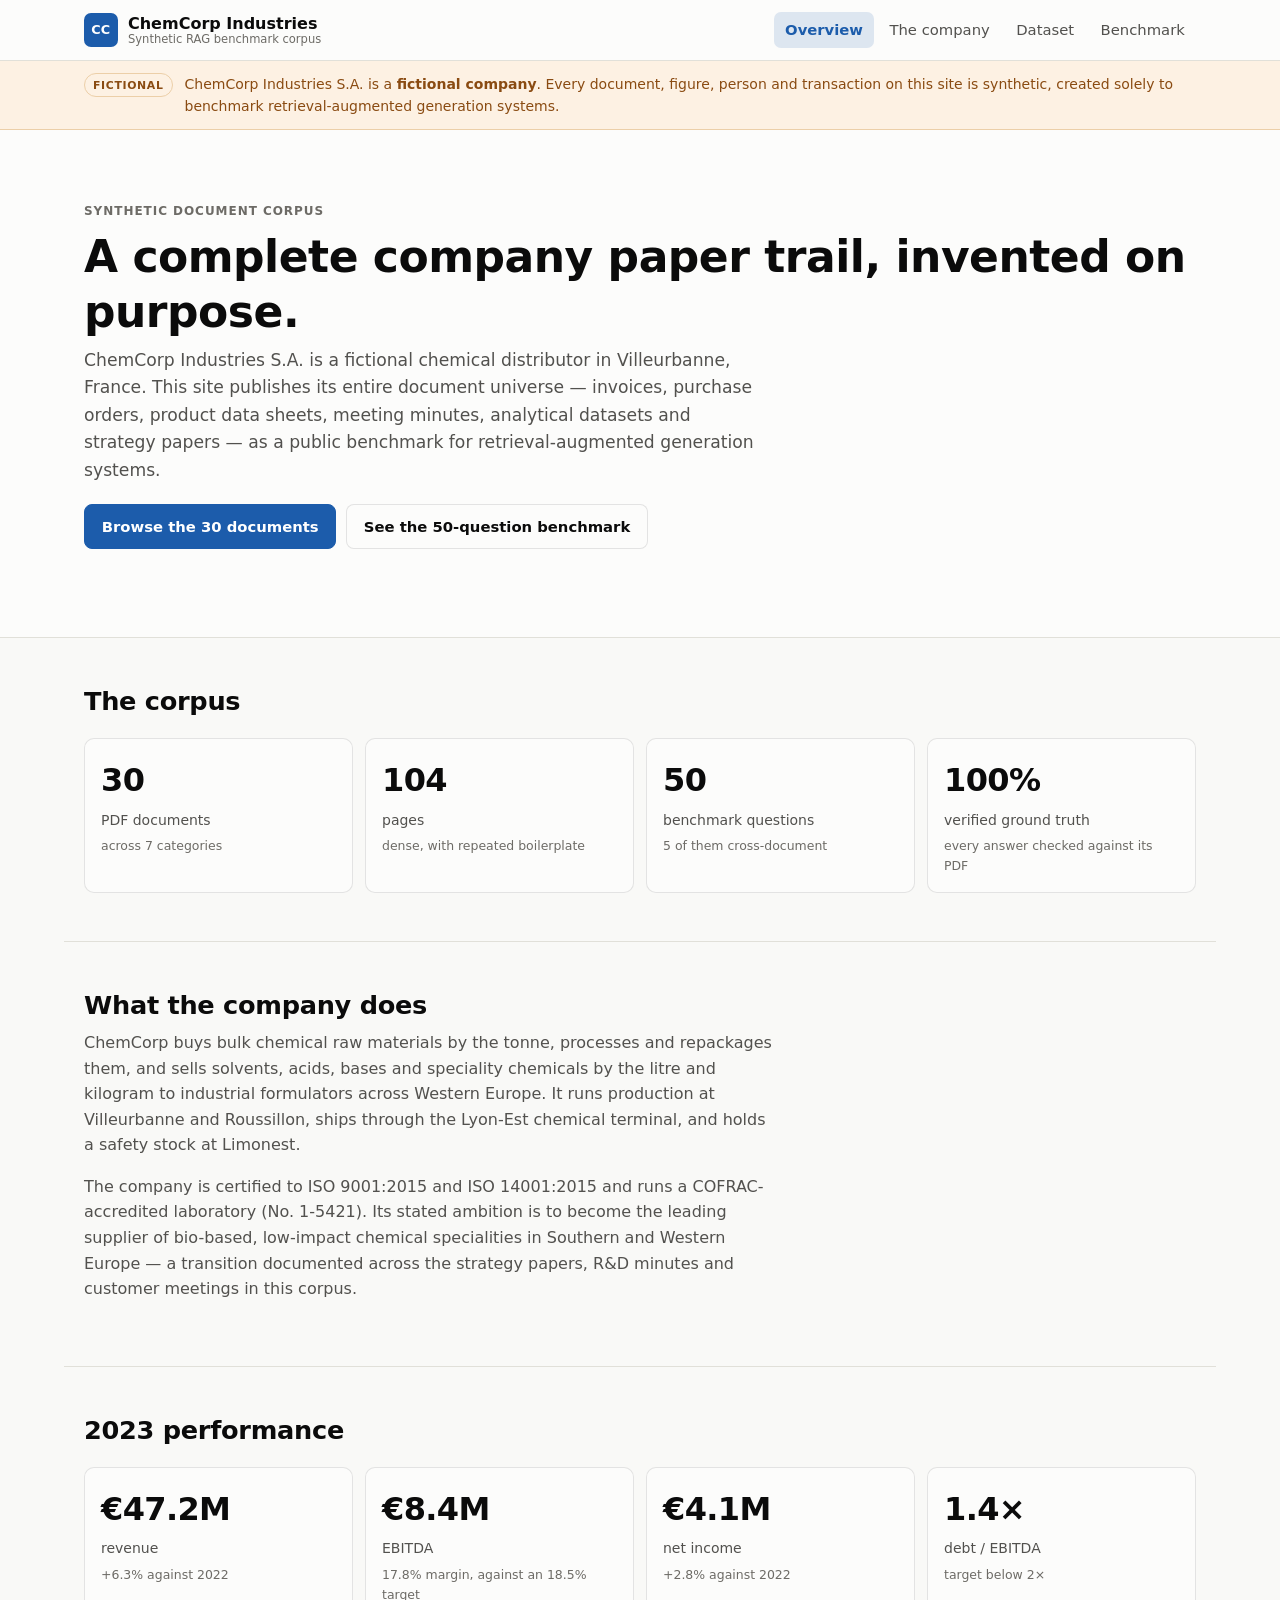
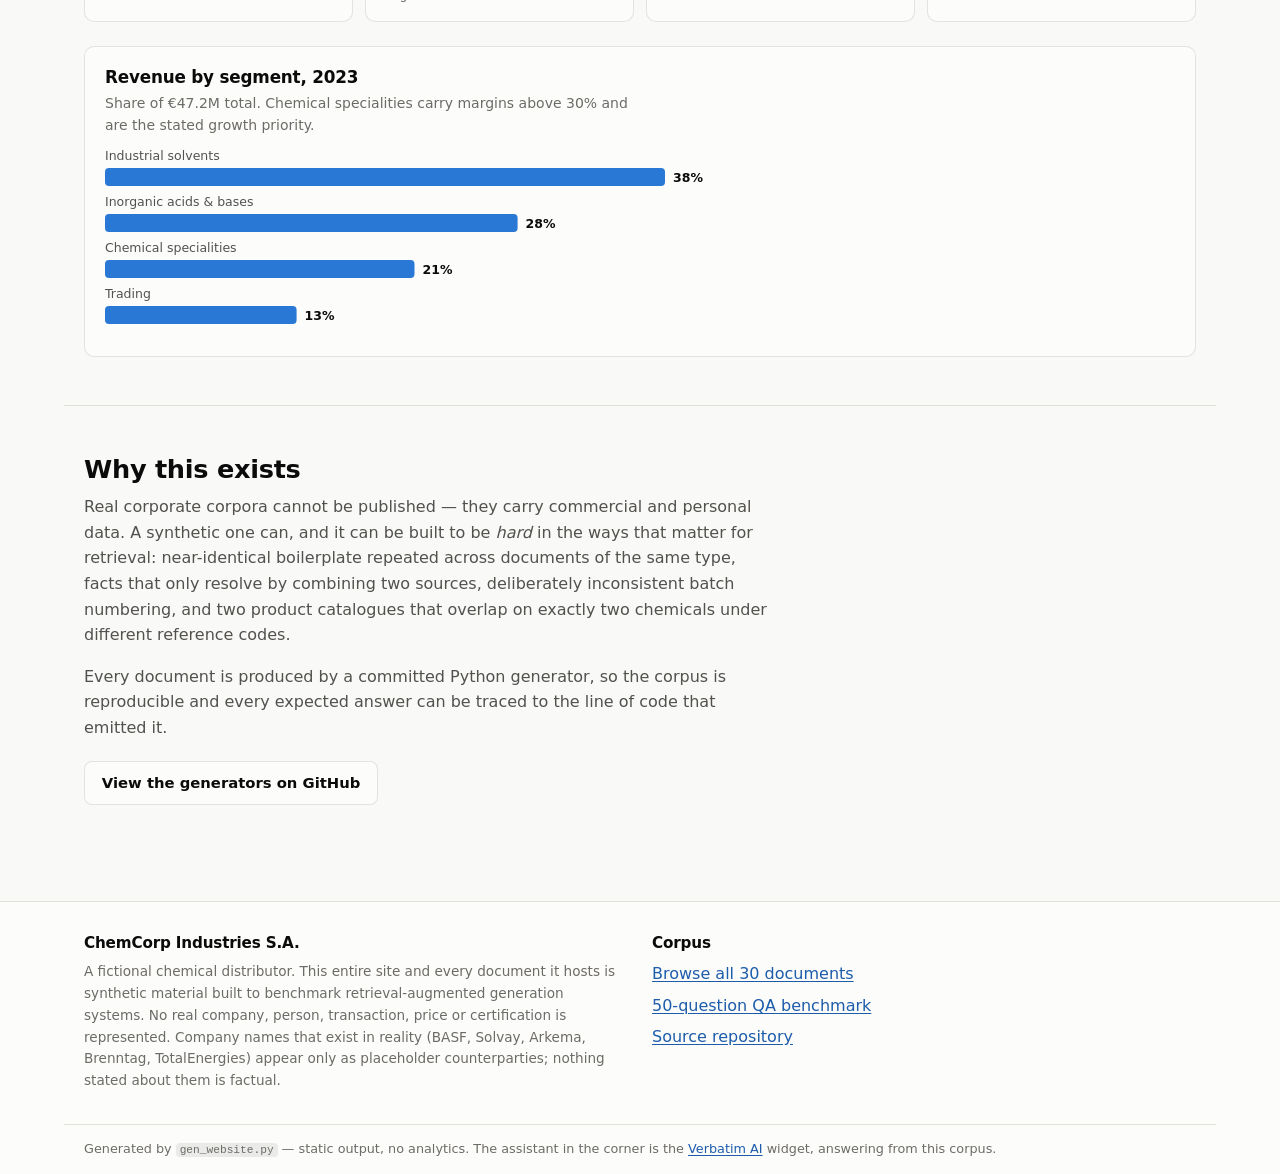
<file: website/index.html>
<!doctype html>
<html lang="en">
<head>
<meta charset="utf-8">
<meta name="viewport" content="width=device-width, initial-scale=1">
<title>Overview — ChemCorp Industries (fictional)</title>
<meta name="description" content="A fictional chemical distributor whose complete document set is published as a public RAG benchmark corpus.">
<meta name="robots" content="noindex, nofollow, noarchive, nosnippet, noimageindex">
<meta name="googlebot" content="noindex, nofollow, noarchive, nosnippet, noimageindex">
<meta name="bingbot" content="noindex, nofollow, noarchive, nosnippet">
<link rel="stylesheet" href="assets/site.css">
<link rel="icon" href="data:image/svg+xml,<svg xmlns='http://www.w3.org/2000/svg' viewBox='0 0 16 16'><text y='13' font-size='13'>&#127883;</text></svg>">
</head>
<body>
<a class="skip" href="#main">Skip to content</a>
<header class="site-head">
  <div class="wrap head-inner">
    <a class="brand" href="index.html">
      <span class="brand-mark" aria-hidden="true">CC</span>
      <span class="brand-text"><strong>ChemCorp Industries</strong><span class="brand-sub">Synthetic RAG benchmark corpus</span></span>
    </a>
    <nav aria-label="Primary">
      <a href="index.html" class="is-active">Overview</a>
      <a href="company.html">The company</a>
      <a href="dataset.html">Dataset</a>
      <a href="benchmark.html">Benchmark</a>
    </nav>
  </div>
</header>

<div class="disclaimer" role="note">
  <div class="wrap">
    <span class="disclaimer-tag">Fictional</span>
    <p>ChemCorp Industries S.A. is a <strong>fictional company</strong>. Every document, figure, person and transaction on this site is synthetic, created solely to benchmark retrieval-augmented generation systems.</p>
  </div>
</div>

<main id="main">

<section class="hero">
  <div class="wrap">
    <p class="eyebrow">Synthetic document corpus</p>
    <h1>A complete company paper trail, invented on purpose.</h1>
    <p class="lede">ChemCorp Industries S.A. is a fictional chemical distributor in Villeurbanne,
    France. This site publishes its entire document universe — invoices, purchase orders, product
    data sheets, meeting minutes, analytical datasets and strategy papers — as a public benchmark
    for retrieval-augmented generation systems.</p>
    <p class="cta-row">
      <a class="btn btn-primary" href="dataset.html">Browse the 30 documents</a>
      <a class="btn" href="benchmark.html">See the 50-question benchmark</a>
    </p>
  </div>
</section>

<section class="wrap band">
  <h2>The corpus</h2>
  <div class="stat-row">
    <div class="stat"><div class="stat-value">30</div><div class="stat-label">PDF documents</div><div class="stat-note">across 7 categories</div></div>
    <div class="stat"><div class="stat-value">104</div><div class="stat-label">pages</div><div class="stat-note">dense, with repeated boilerplate</div></div>
    <div class="stat"><div class="stat-value">50</div><div class="stat-label">benchmark questions</div><div class="stat-note">5 of them cross-document</div></div>
    <div class="stat"><div class="stat-value">100%</div><div class="stat-label">verified ground truth</div><div class="stat-note">every answer checked against its PDF</div></div>
  </div>
</section>

<section class="wrap band">
  <h2>What the company does</h2>
  <div class="prose">
    <p>ChemCorp buys bulk chemical raw materials by the tonne, processes and repackages them, and
    sells solvents, acids, bases and speciality chemicals by the litre and kilogram to industrial
    formulators across Western Europe. It runs production at Villeurbanne and Roussillon, ships
    through the Lyon-Est chemical terminal, and holds a safety stock at Limonest.</p>
    <p>The company is certified to ISO 9001:2015 and ISO 14001:2015 and runs a COFRAC-accredited
    laboratory (No. 1-5421). Its stated ambition is to become the leading supplier of bio-based,
    low-impact chemical specialities in Southern and Western Europe — a transition documented
    across the strategy papers, R&amp;D minutes and customer meetings in this corpus.</p>
  </div>
</section>

<section class="wrap band">
  <h2>2023 performance</h2>
  <div class="stat-row">
    <div class="stat"><div class="stat-value">€47.2M</div><div class="stat-label">revenue</div><div class="stat-note">+6.3% against 2022</div></div>
    <div class="stat"><div class="stat-value">€8.4M</div><div class="stat-label">EBITDA</div><div class="stat-note">17.8% margin, against an 18.5% target</div></div>
    <div class="stat"><div class="stat-value">€4.1M</div><div class="stat-label">net income</div><div class="stat-note">+2.8% against 2022</div></div>
    <div class="stat"><div class="stat-value">1.4×</div><div class="stat-label">debt / EBITDA</div><div class="stat-note">target below 2×</div></div>
  </div>
  <figure class="chart">
  <figcaption>
    <h3>Revenue by segment, 2023</h3>
    <p class="muted">Share of €47.2M total. Chemical specialities carry margins above 30% and are
    the stated growth priority.</p>
  </figcaption>
  <svg viewBox="0 0 720 188" width="100%" height="188"
       preserveAspectRatio="xMinYMin meet" role="img"
       aria-label="Horizontal bar chart of 2023 revenue share by segment: industrial solvents 38 percent, inorganic acids and bases 28 percent, chemical specialities 21 percent, trading 13 percent.">
    <g class="bar-g"><title>Industrial solvents: 38% of 2023 revenue</title><text class="bar-label" x="0" y="12">Industrial solvents</text><rect class="bar" x="0" y="20" width="560.0" height="18" rx="4"/><text class="bar-value" x="568.0" y="34">38%</text></g>
    <g class="bar-g"><title>Inorganic acids &amp; bases: 28% of 2023 revenue</title><text class="bar-label" x="0" y="58">Inorganic acids &amp; bases</text><rect class="bar" x="0" y="66" width="412.6" height="18" rx="4"/><text class="bar-value" x="420.6" y="80">28%</text></g>
    <g class="bar-g"><title>Chemical specialities: 21% of 2023 revenue</title><text class="bar-label" x="0" y="104">Chemical specialities</text><rect class="bar" x="0" y="112" width="309.5" height="18" rx="4"/><text class="bar-value" x="317.5" y="126">21%</text></g>
    <g class="bar-g"><title>Trading: 13% of 2023 revenue</title><text class="bar-label" x="0" y="150">Trading</text><rect class="bar" x="0" y="158" width="191.6" height="18" rx="4"/><text class="bar-value" x="199.6" y="172">13%</text></g>
  </svg>
  <table class="visually-hidden">
    <caption>Revenue by segment, 2023</caption>
    <thead><tr><th>Segment</th><th>Share of revenue</th></tr></thead>
    <tbody><tr><td>Industrial solvents</td><td>38%</td></tr><tr><td>Inorganic acids &amp; bases</td><td>28%</td></tr><tr><td>Chemical specialities</td><td>21%</td></tr><tr><td>Trading</td><td>13%</td></tr></tbody>
  </table>
</figure>
</section>

<section class="wrap band">
  <h2>Why this exists</h2>
  <div class="prose">
    <p>Real corporate corpora cannot be published — they carry commercial and personal data. A
    synthetic one can, and it can be built to be <em>hard</em> in the ways that matter for
    retrieval: near-identical boilerplate repeated across documents of the same type, facts that
    only resolve by combining two sources, deliberately inconsistent batch numbering, and two
    product catalogues that overlap on exactly two chemicals under different reference codes.</p>
    <p>Every document is produced by a committed Python generator, so the corpus is reproducible
    and every expected answer can be traced to the line of code that emitted it.</p>
  </div>
  <p class="cta-row"><a class="btn" href="https://github.com/verbatim-ai/dataset-chemcorp/tree/main">View the generators on GitHub</a></p>
</section>

</main>

<footer class="site-foot">
  <div class="wrap foot-grid">
    <div>
      <h2>ChemCorp Industries S.A.</h2>
      <p class="muted">A fictional chemical distributor. This entire site and every document it
      hosts is synthetic material built to benchmark retrieval-augmented generation systems.
      No real company, person, transaction, price or certification is represented. Company names
      that exist in reality (BASF, Solvay, Arkema, Brenntag, TotalEnergies) appear only as
      placeholder counterparties; nothing stated about them is factual.</p>
    </div>
    <div>
      <h2>Corpus</h2>
      <ul class="plain">
        <li><a href="dataset.html">Browse all 30 documents</a></li>
        <li><a href="benchmark.html">50-question QA benchmark</a></li>
        <li><a href="https://github.com/verbatim-ai/dataset-chemcorp/tree/main">Source repository</a></li>
      </ul>
    </div>
  </div>
  <div class="wrap foot-bar"><p class="muted">Generated by <code>gen_website.py</code> — static output, no analytics.
  The assistant in the corner is the <a href="https://www.verbatim-ai.com">Verbatim AI</a> widget, answering from this corpus.</p></div>
</footer>

<!-- Verbatim AI chatbot widget — configure in assets/verbatim-widget.js -->
<div id="verbatim-chatbot"></div>
<script src="https://cdn.verbatim-ai.com/widget/chatbot/v1/chatbot-widget.iife.js"></script>
<script src="assets/verbatim-widget.js"></script>
</body>
</html>
</file>
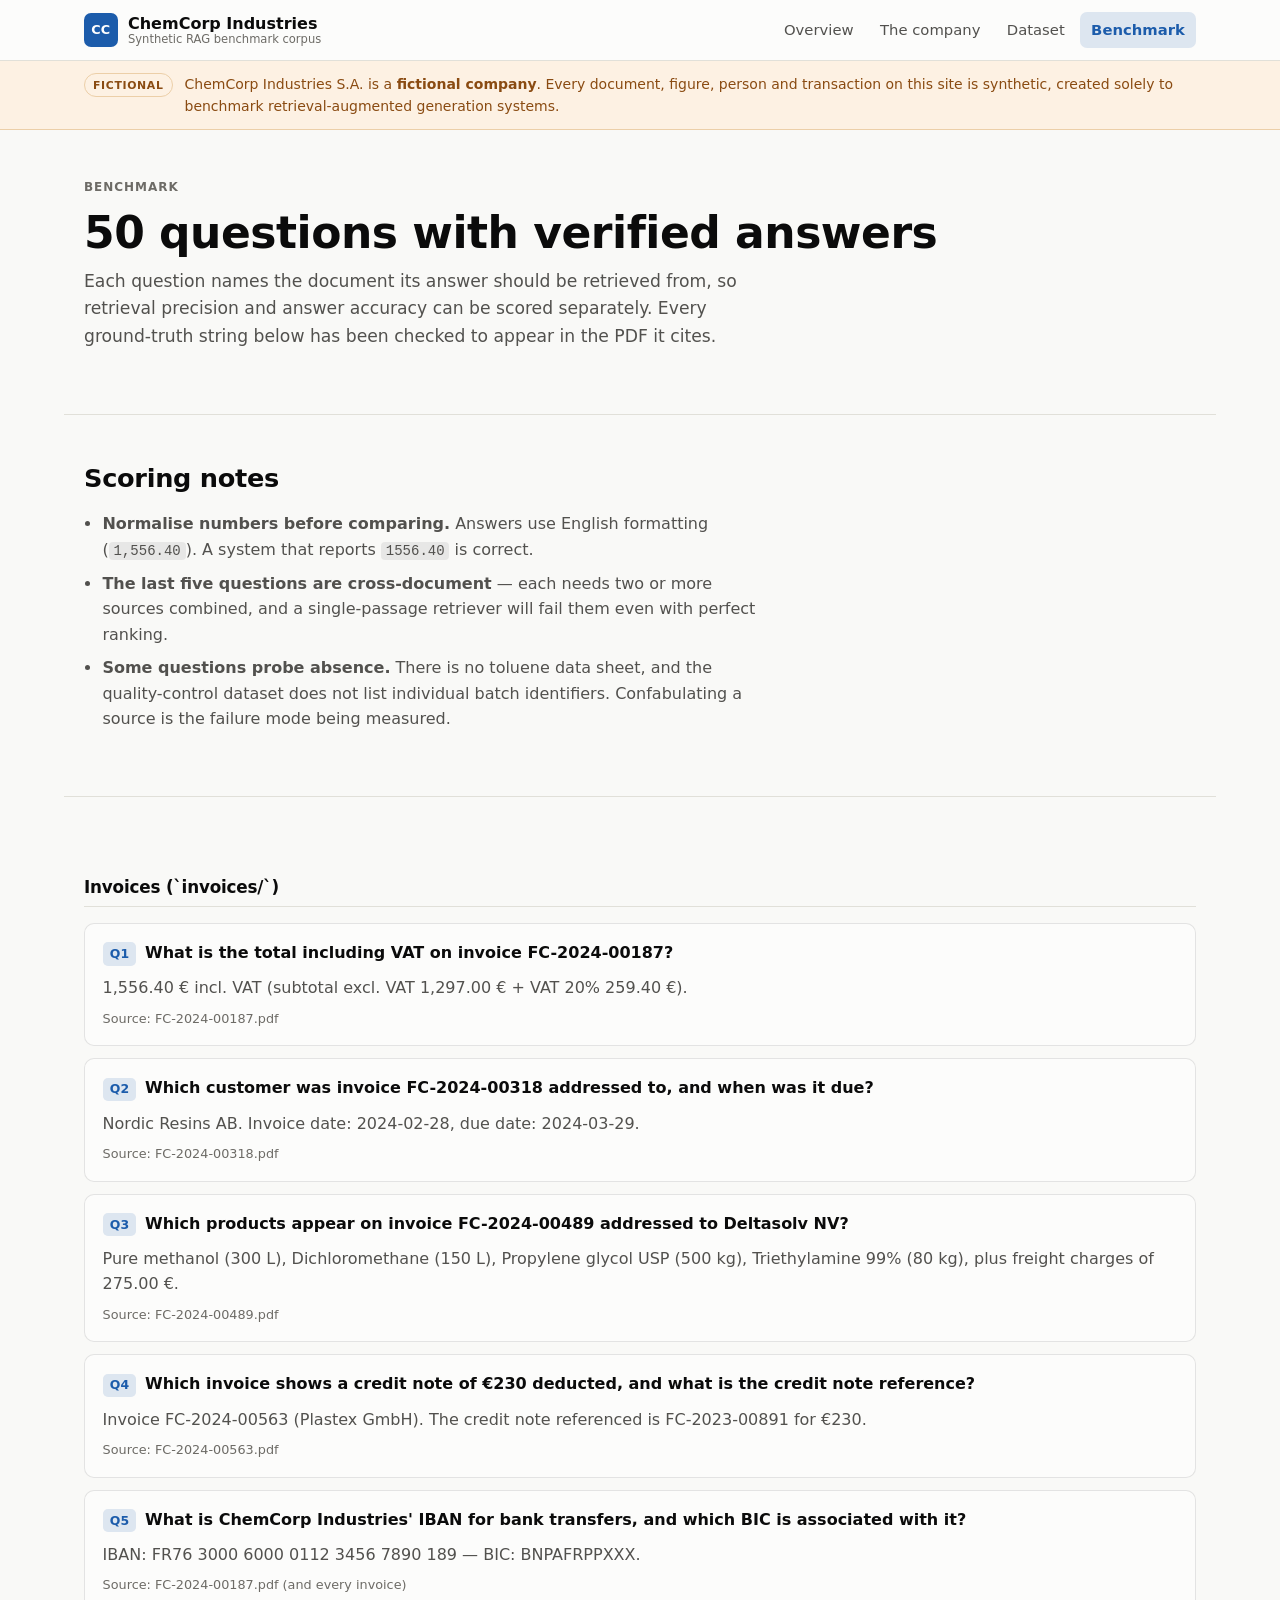
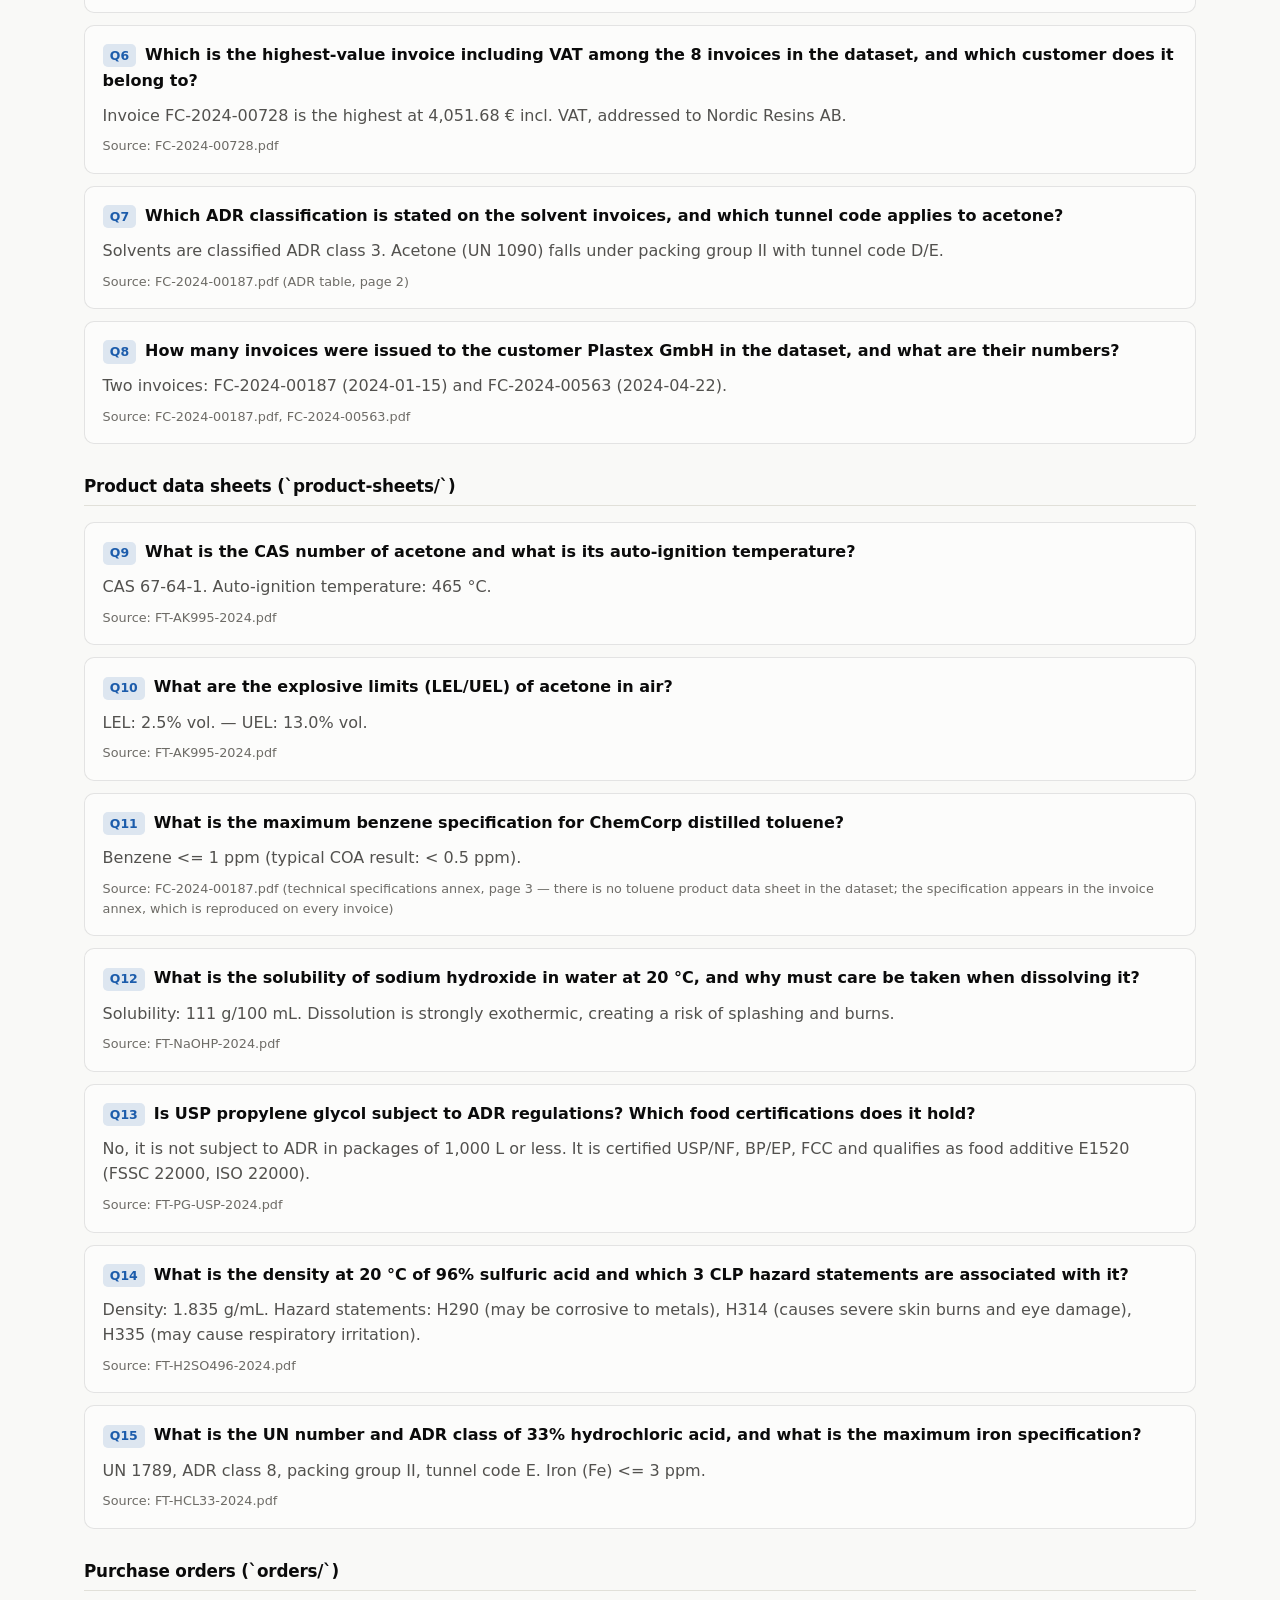
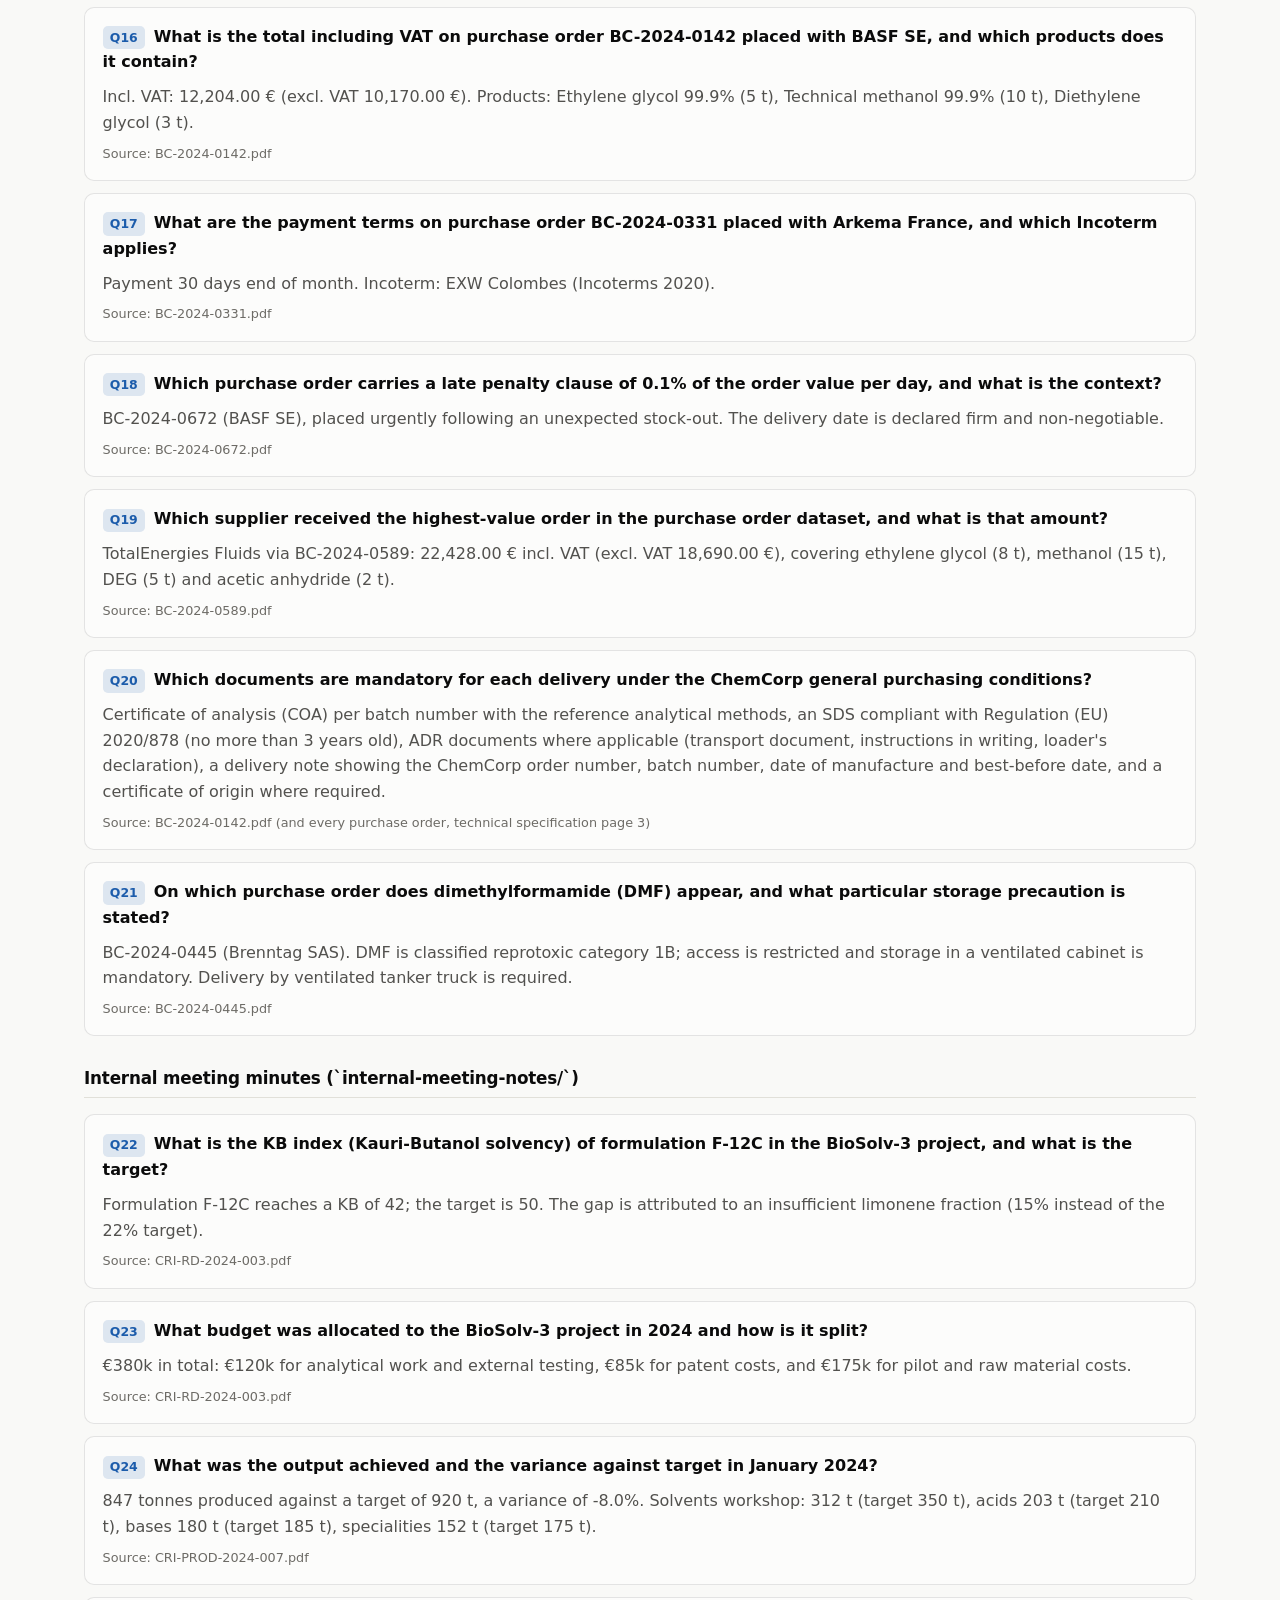
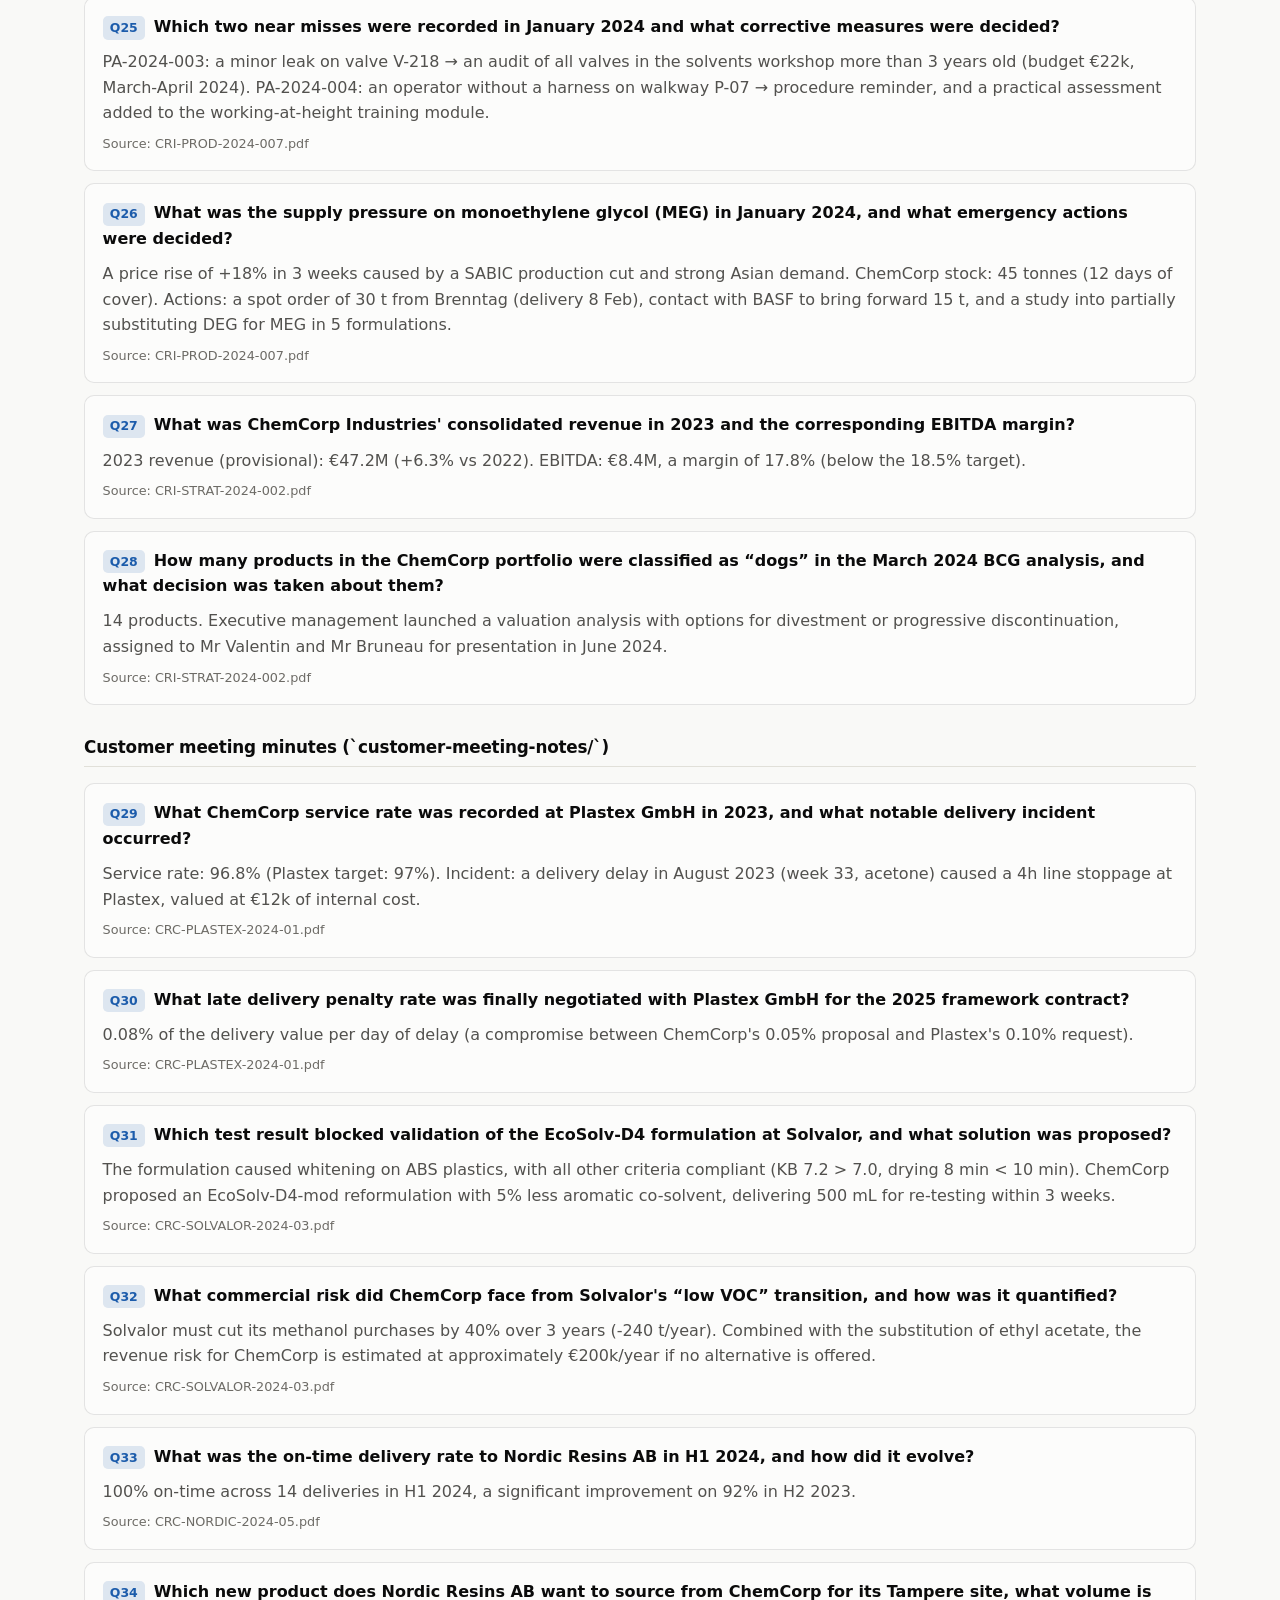
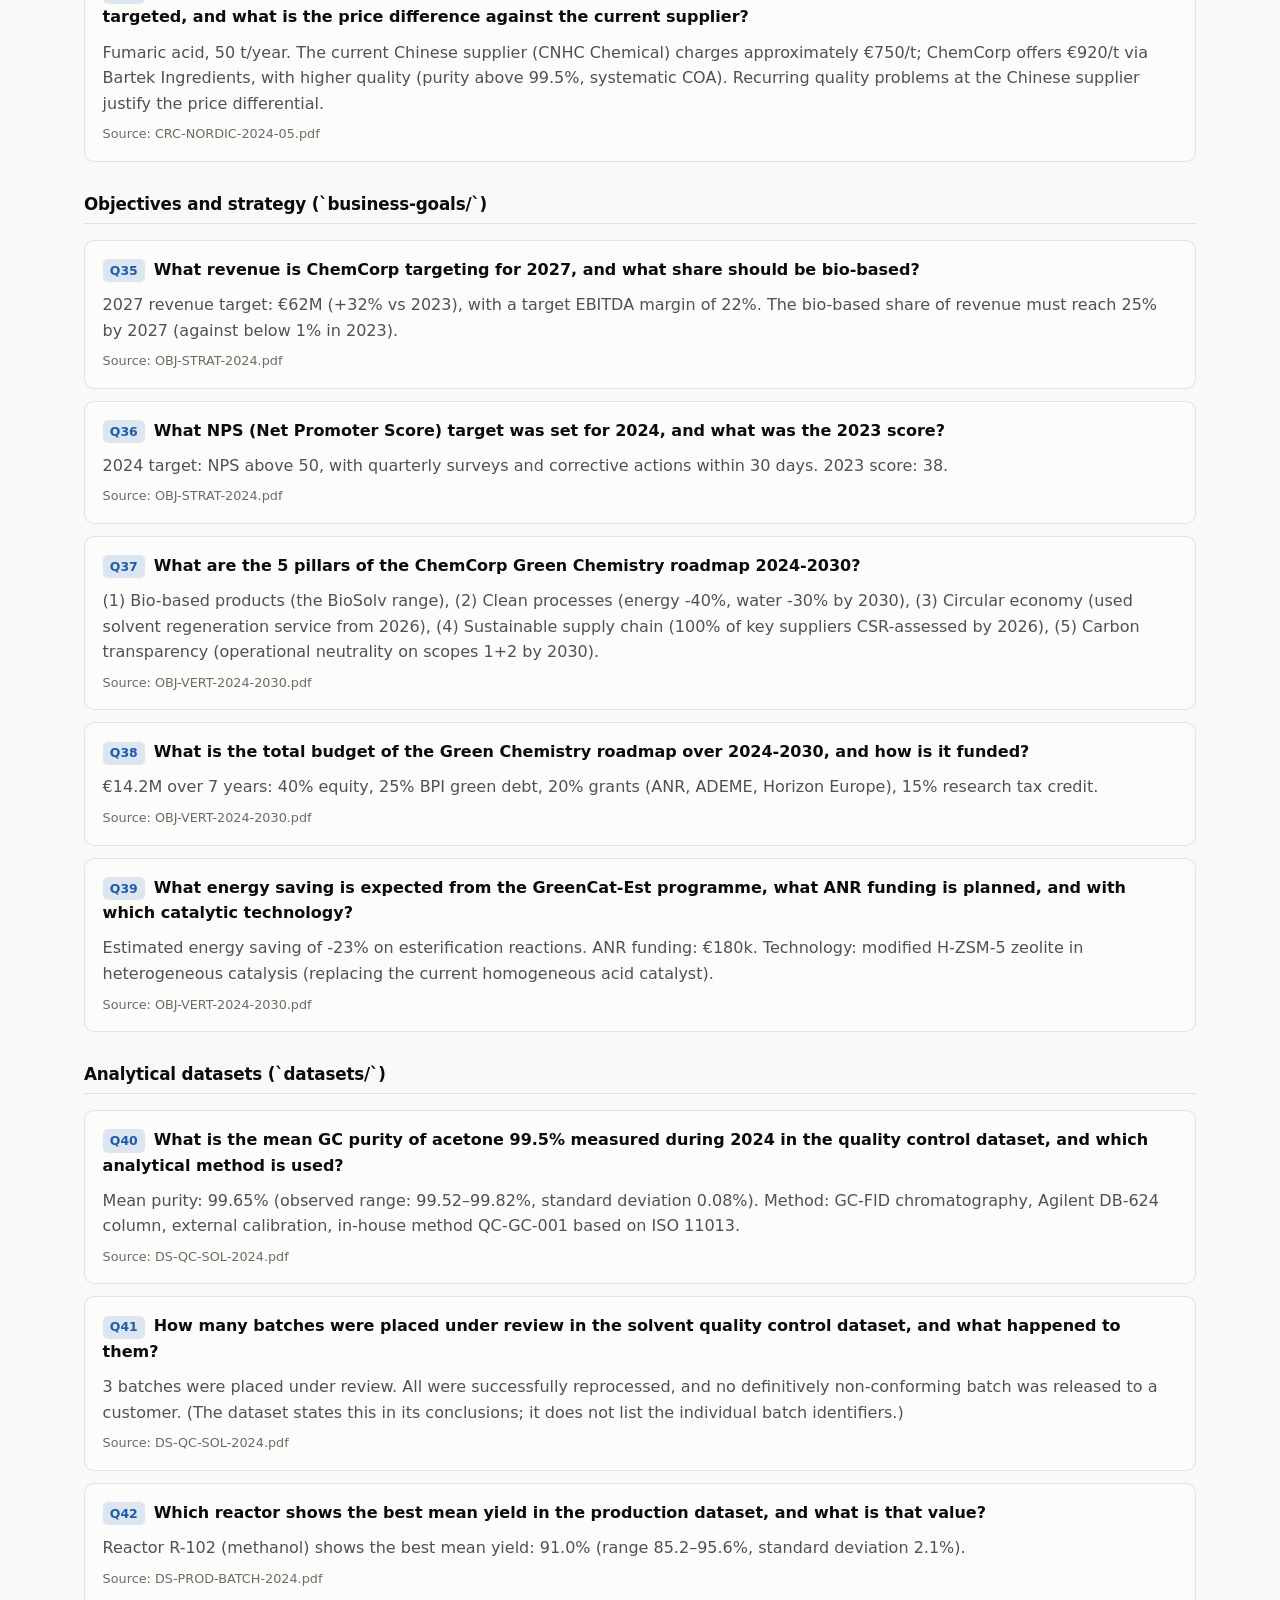
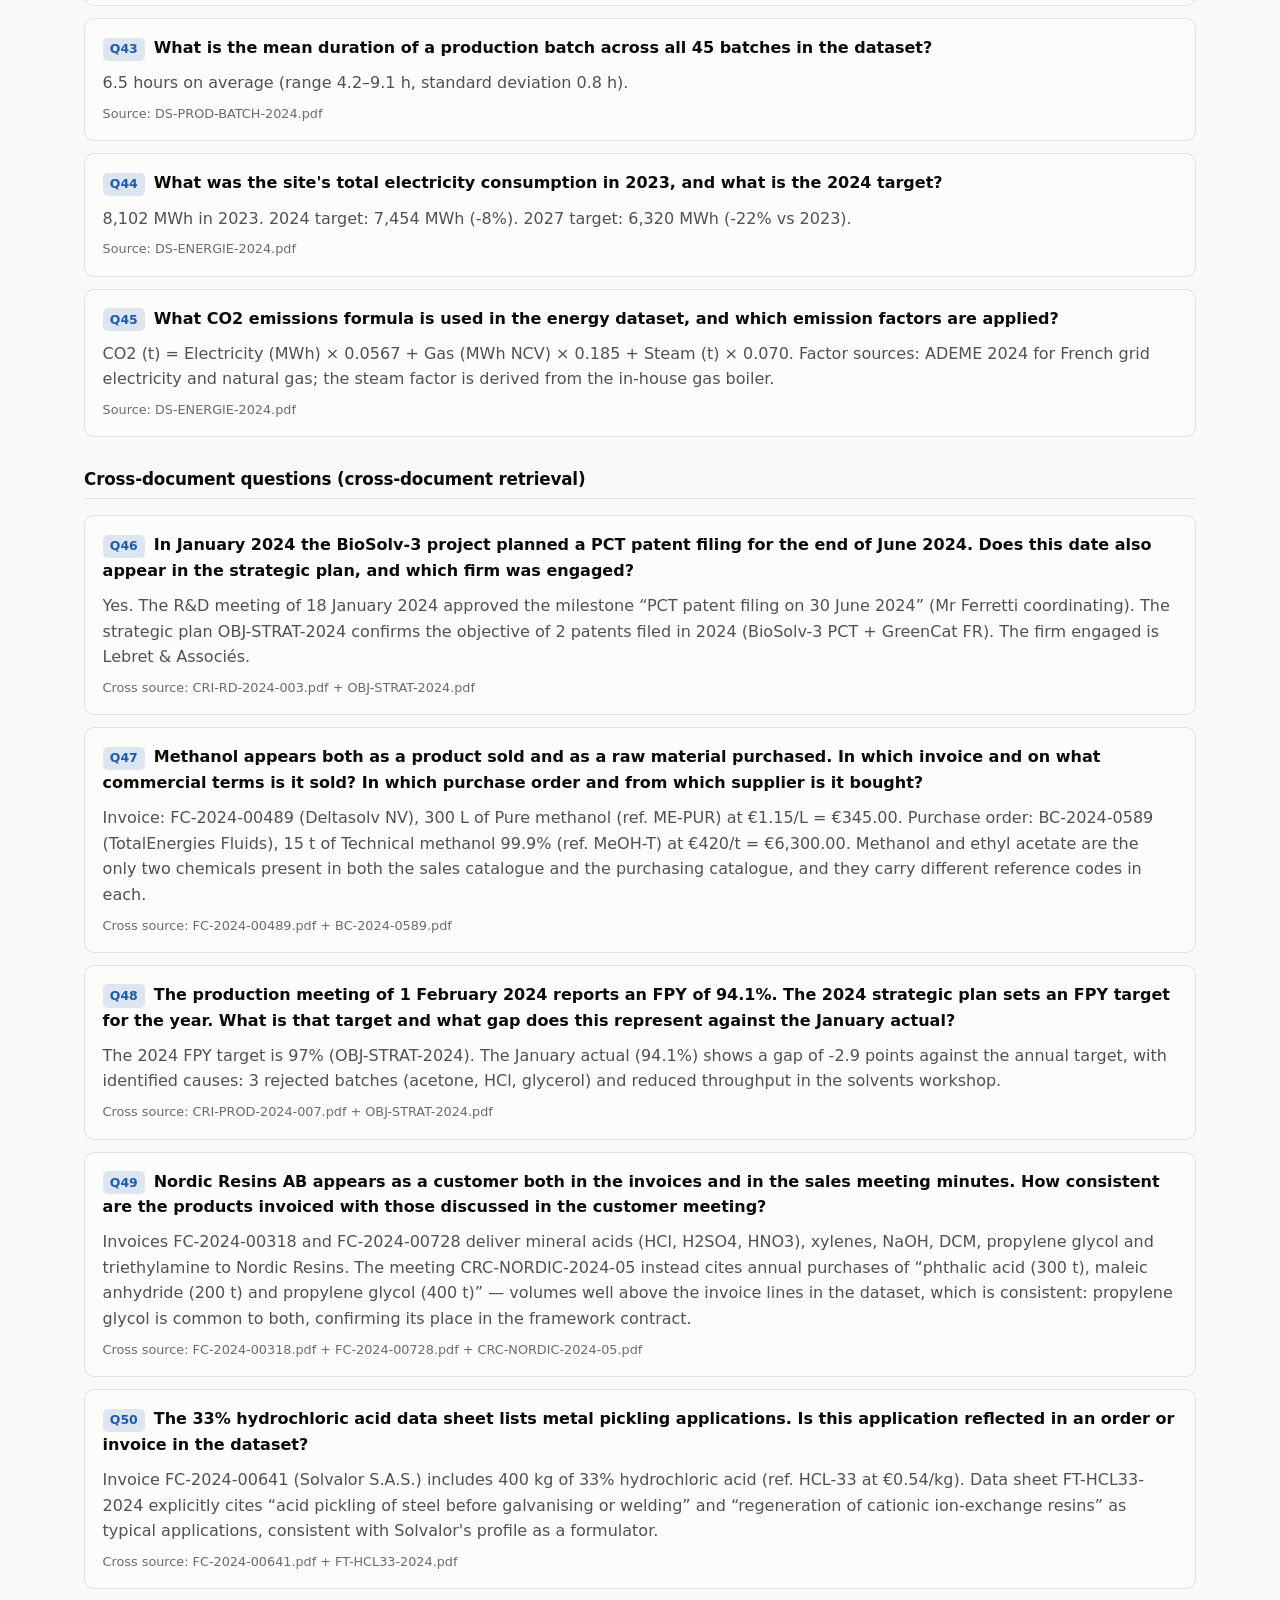
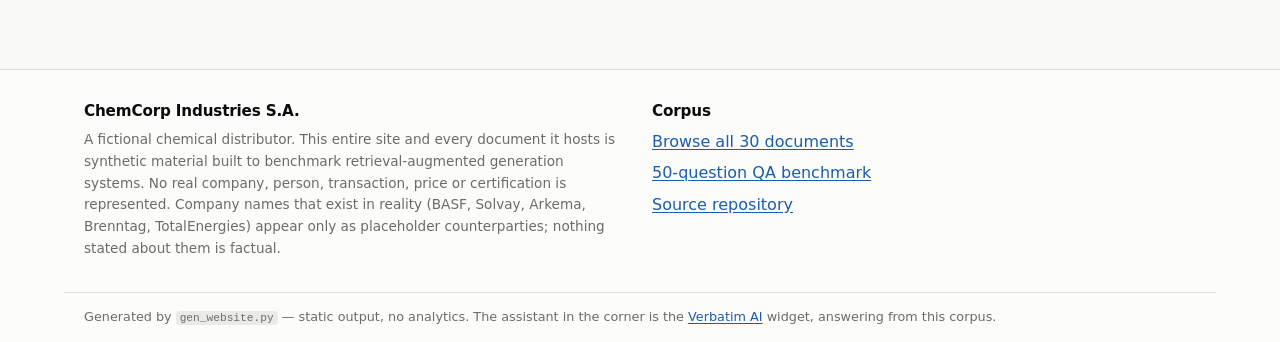
<file: website/benchmark.html>
<!doctype html>
<html lang="en">
<head>
<meta charset="utf-8">
<meta name="viewport" content="width=device-width, initial-scale=1">
<title>Benchmark — ChemCorp Industries (fictional)</title>
<meta name="description" content="50 benchmark questions with verified answers and source attribution for the ChemCorp corpus.">
<meta name="robots" content="noindex, nofollow, noarchive, nosnippet, noimageindex">
<meta name="googlebot" content="noindex, nofollow, noarchive, nosnippet, noimageindex">
<meta name="bingbot" content="noindex, nofollow, noarchive, nosnippet">
<link rel="stylesheet" href="assets/site.css">
<link rel="icon" href="data:image/svg+xml,<svg xmlns='http://www.w3.org/2000/svg' viewBox='0 0 16 16'><text y='13' font-size='13'>&#127883;</text></svg>">
</head>
<body>
<a class="skip" href="#main">Skip to content</a>
<header class="site-head">
  <div class="wrap head-inner">
    <a class="brand" href="index.html">
      <span class="brand-mark" aria-hidden="true">CC</span>
      <span class="brand-text"><strong>ChemCorp Industries</strong><span class="brand-sub">Synthetic RAG benchmark corpus</span></span>
    </a>
    <nav aria-label="Primary">
      <a href="index.html">Overview</a>
      <a href="company.html">The company</a>
      <a href="dataset.html">Dataset</a>
      <a href="benchmark.html" class="is-active">Benchmark</a>
    </nav>
  </div>
</header>

<div class="disclaimer" role="note">
  <div class="wrap">
    <span class="disclaimer-tag">Fictional</span>
    <p>ChemCorp Industries S.A. is a <strong>fictional company</strong>. Every document, figure, person and transaction on this site is synthetic, created solely to benchmark retrieval-augmented generation systems.</p>
  </div>
</div>

<main id="main">

<section class="wrap band">
  <p class="eyebrow">Benchmark</p>
  <h1>50 questions with verified answers</h1>
  <p class="lede">Each question names the document its answer should be retrieved from, so
  retrieval precision and answer accuracy can be scored separately. Every ground-truth string below
  has been checked to appear in the PDF it cites.</p>
</section>

<section class="wrap band">
  <h2>Scoring notes</h2>
  <div class="prose">
    <ul>
      <li><strong>Normalise numbers before comparing.</strong> Answers use English formatting
      (<code>1,556.40</code>). A system that reports <code>1556.40</code> is correct.</li>
      <li><strong>The last five questions are cross-document</strong> — each needs two or more
      sources combined, and a single-passage retriever will fail them even with perfect ranking.</li>
      <li><strong>Some questions probe absence.</strong> There is no toluene data sheet, and the
      quality-control dataset does not list individual batch identifiers. Confabulating a source is
      the failure mode being measured.</li>
    </ul>
  </div>
</section>

<section class="wrap band">

  <section class="qgroup">
    <h3>Invoices (`invoices/`)</h3>
    <ol class="qa-list">
      <li class="qa">
        <p class="q"><span class="qid">Q1</span>What is the total including VAT on invoice FC-2024-00187?</p>
        <p class="a">1,556.40 € incl. VAT (subtotal excl. VAT 1,297.00 € + VAT 20% 259.40 €).</p>
        <p class="src">Source: FC-2024-00187.pdf</p>
      </li>
      <li class="qa">
        <p class="q"><span class="qid">Q2</span>Which customer was invoice FC-2024-00318 addressed to, and when was it due?</p>
        <p class="a">Nordic Resins AB. Invoice date: 2024-02-28, due date: 2024-03-29.</p>
        <p class="src">Source: FC-2024-00318.pdf</p>
      </li>
      <li class="qa">
        <p class="q"><span class="qid">Q3</span>Which products appear on invoice FC-2024-00489 addressed to Deltasolv NV?</p>
        <p class="a">Pure methanol (300 L), Dichloromethane (150 L), Propylene glycol USP (500 kg), Triethylamine 99% (80 kg), plus freight charges of 275.00 €.</p>
        <p class="src">Source: FC-2024-00489.pdf</p>
      </li>
      <li class="qa">
        <p class="q"><span class="qid">Q4</span>Which invoice shows a credit note of €230 deducted, and what is the credit note reference?</p>
        <p class="a">Invoice FC-2024-00563 (Plastex GmbH). The credit note referenced is FC-2023-00891 for €230.</p>
        <p class="src">Source: FC-2024-00563.pdf</p>
      </li>
      <li class="qa">
        <p class="q"><span class="qid">Q5</span>What is ChemCorp Industries' IBAN for bank transfers, and which BIC is associated with it?</p>
        <p class="a">IBAN: FR76 3000 6000 0112 3456 7890 189 — BIC: BNPAFRPPXXX.</p>
        <p class="src">Source: FC-2024-00187.pdf (and every invoice)</p>
      </li>
      <li class="qa">
        <p class="q"><span class="qid">Q6</span>Which is the highest-value invoice including VAT among the 8 invoices in the dataset, and which customer does it belong to?</p>
        <p class="a">Invoice FC-2024-00728 is the highest at 4,051.68 € incl. VAT, addressed to Nordic Resins AB.</p>
        <p class="src">Source: FC-2024-00728.pdf</p>
      </li>
      <li class="qa">
        <p class="q"><span class="qid">Q7</span>Which ADR classification is stated on the solvent invoices, and which tunnel code applies to acetone?</p>
        <p class="a">Solvents are classified ADR class 3. Acetone (UN 1090) falls under packing group II with tunnel code D/E.</p>
        <p class="src">Source: FC-2024-00187.pdf (ADR table, page 2)</p>
      </li>
      <li class="qa">
        <p class="q"><span class="qid">Q8</span>How many invoices were issued to the customer Plastex GmbH in the dataset, and what are their numbers?</p>
        <p class="a">Two invoices: FC-2024-00187 (2024-01-15) and FC-2024-00563 (2024-04-22).</p>
        <p class="src">Source: FC-2024-00187.pdf, FC-2024-00563.pdf</p>
      </li></ol>
  </section>
  <section class="qgroup">
    <h3>Product data sheets (`product-sheets/`)</h3>
    <ol class="qa-list">
      <li class="qa">
        <p class="q"><span class="qid">Q9</span>What is the CAS number of acetone and what is its auto-ignition temperature?</p>
        <p class="a">CAS 67-64-1. Auto-ignition temperature: 465 °C.</p>
        <p class="src">Source: FT-AK995-2024.pdf</p>
      </li>
      <li class="qa">
        <p class="q"><span class="qid">Q10</span>What are the explosive limits (LEL/UEL) of acetone in air?</p>
        <p class="a">LEL: 2.5% vol. — UEL: 13.0% vol.</p>
        <p class="src">Source: FT-AK995-2024.pdf</p>
      </li>
      <li class="qa">
        <p class="q"><span class="qid">Q11</span>What is the maximum benzene specification for ChemCorp distilled toluene?</p>
        <p class="a">Benzene <= 1 ppm (typical COA result: < 0.5 ppm).</p>
        <p class="src">Source: FC-2024-00187.pdf (technical specifications annex, page 3 — there is no toluene product data sheet in the dataset; the specification appears in the invoice annex, which is reproduced on every invoice)</p>
      </li>
      <li class="qa">
        <p class="q"><span class="qid">Q12</span>What is the solubility of sodium hydroxide in water at 20 °C, and why must care be taken when dissolving it?</p>
        <p class="a">Solubility: 111 g/100 mL. Dissolution is strongly exothermic, creating a risk of splashing and burns.</p>
        <p class="src">Source: FT-NaOHP-2024.pdf</p>
      </li>
      <li class="qa">
        <p class="q"><span class="qid">Q13</span>Is USP propylene glycol subject to ADR regulations? Which food certifications does it hold?</p>
        <p class="a">No, it is not subject to ADR in packages of 1,000 L or less. It is certified USP/NF, BP/EP, FCC and qualifies as food additive E1520 (FSSC 22000, ISO 22000).</p>
        <p class="src">Source: FT-PG-USP-2024.pdf</p>
      </li>
      <li class="qa">
        <p class="q"><span class="qid">Q14</span>What is the density at 20 °C of 96% sulfuric acid and which 3 CLP hazard statements are associated with it?</p>
        <p class="a">Density: 1.835 g/mL. Hazard statements: H290 (may be corrosive to metals), H314 (causes severe skin burns and eye damage), H335 (may cause respiratory irritation).</p>
        <p class="src">Source: FT-H2SO496-2024.pdf</p>
      </li>
      <li class="qa">
        <p class="q"><span class="qid">Q15</span>What is the UN number and ADR class of 33% hydrochloric acid, and what is the maximum iron specification?</p>
        <p class="a">UN 1789, ADR class 8, packing group II, tunnel code E. Iron (Fe) <= 3 ppm.</p>
        <p class="src">Source: FT-HCL33-2024.pdf</p>
      </li></ol>
  </section>
  <section class="qgroup">
    <h3>Purchase orders (`orders/`)</h3>
    <ol class="qa-list">
      <li class="qa">
        <p class="q"><span class="qid">Q16</span>What is the total including VAT on purchase order BC-2024-0142 placed with BASF SE, and which products does it contain?</p>
        <p class="a">Incl. VAT: 12,204.00 € (excl. VAT 10,170.00 €). Products: Ethylene glycol 99.9% (5 t), Technical methanol 99.9% (10 t), Diethylene glycol (3 t).</p>
        <p class="src">Source: BC-2024-0142.pdf</p>
      </li>
      <li class="qa">
        <p class="q"><span class="qid">Q17</span>What are the payment terms on purchase order BC-2024-0331 placed with Arkema France, and which Incoterm applies?</p>
        <p class="a">Payment 30 days end of month. Incoterm: EXW Colombes (Incoterms 2020).</p>
        <p class="src">Source: BC-2024-0331.pdf</p>
      </li>
      <li class="qa">
        <p class="q"><span class="qid">Q18</span>Which purchase order carries a late penalty clause of 0.1% of the order value per day, and what is the context?</p>
        <p class="a">BC-2024-0672 (BASF SE), placed urgently following an unexpected stock-out. The delivery date is declared firm and non-negotiable.</p>
        <p class="src">Source: BC-2024-0672.pdf</p>
      </li>
      <li class="qa">
        <p class="q"><span class="qid">Q19</span>Which supplier received the highest-value order in the purchase order dataset, and what is that amount?</p>
        <p class="a">TotalEnergies Fluids via BC-2024-0589: 22,428.00 € incl. VAT (excl. VAT 18,690.00 €), covering ethylene glycol (8 t), methanol (15 t), DEG (5 t) and acetic anhydride (2 t).</p>
        <p class="src">Source: BC-2024-0589.pdf</p>
      </li>
      <li class="qa">
        <p class="q"><span class="qid">Q20</span>Which documents are mandatory for each delivery under the ChemCorp general purchasing conditions?</p>
        <p class="a">Certificate of analysis (COA) per batch number with the reference analytical methods, an SDS compliant with Regulation (EU) 2020/878 (no more than 3 years old), ADR documents where applicable (transport document, instructions in writing, loader's declaration), a delivery note showing the ChemCorp order number, batch number, date of manufacture and best-before date, and a certificate of origin where required.</p>
        <p class="src">Source: BC-2024-0142.pdf (and every purchase order, technical specification page 3)</p>
      </li>
      <li class="qa">
        <p class="q"><span class="qid">Q21</span>On which purchase order does dimethylformamide (DMF) appear, and what particular storage precaution is stated?</p>
        <p class="a">BC-2024-0445 (Brenntag SAS). DMF is classified reprotoxic category 1B; access is restricted and storage in a ventilated cabinet is mandatory. Delivery by ventilated tanker truck is required.</p>
        <p class="src">Source: BC-2024-0445.pdf</p>
      </li></ol>
  </section>
  <section class="qgroup">
    <h3>Internal meeting minutes (`internal-meeting-notes/`)</h3>
    <ol class="qa-list">
      <li class="qa">
        <p class="q"><span class="qid">Q22</span>What is the KB index (Kauri-Butanol solvency) of formulation F-12C in the BioSolv-3 project, and what is the target?</p>
        <p class="a">Formulation F-12C reaches a KB of 42; the target is 50. The gap is attributed to an insufficient limonene fraction (15% instead of the 22% target).</p>
        <p class="src">Source: CRI-RD-2024-003.pdf</p>
      </li>
      <li class="qa">
        <p class="q"><span class="qid">Q23</span>What budget was allocated to the BioSolv-3 project in 2024 and how is it split?</p>
        <p class="a">€380k in total: €120k for analytical work and external testing, €85k for patent costs, and €175k for pilot and raw material costs.</p>
        <p class="src">Source: CRI-RD-2024-003.pdf</p>
      </li>
      <li class="qa">
        <p class="q"><span class="qid">Q24</span>What was the output achieved and the variance against target in January 2024?</p>
        <p class="a">847 tonnes produced against a target of 920 t, a variance of -8.0%. Solvents workshop: 312 t (target 350 t), acids 203 t (target 210 t), bases 180 t (target 185 t), specialities 152 t (target 175 t).</p>
        <p class="src">Source: CRI-PROD-2024-007.pdf</p>
      </li>
      <li class="qa">
        <p class="q"><span class="qid">Q25</span>Which two near misses were recorded in January 2024 and what corrective measures were decided?</p>
        <p class="a">PA-2024-003: a minor leak on valve V-218 → an audit of all valves in the solvents workshop more than 3 years old (budget €22k, March-April 2024). PA-2024-004: an operator without a harness on walkway P-07 → procedure reminder, and a practical assessment added to the working-at-height training module.</p>
        <p class="src">Source: CRI-PROD-2024-007.pdf</p>
      </li>
      <li class="qa">
        <p class="q"><span class="qid">Q26</span>What was the supply pressure on monoethylene glycol (MEG) in January 2024, and what emergency actions were decided?</p>
        <p class="a">A price rise of +18% in 3 weeks caused by a SABIC production cut and strong Asian demand. ChemCorp stock: 45 tonnes (12 days of cover). Actions: a spot order of 30 t from Brenntag (delivery 8 Feb), contact with BASF to bring forward 15 t, and a study into partially substituting DEG for MEG in 5 formulations.</p>
        <p class="src">Source: CRI-PROD-2024-007.pdf</p>
      </li>
      <li class="qa">
        <p class="q"><span class="qid">Q27</span>What was ChemCorp Industries' consolidated revenue in 2023 and the corresponding EBITDA margin?</p>
        <p class="a">2023 revenue (provisional): €47.2M (+6.3% vs 2022). EBITDA: €8.4M, a margin of 17.8% (below the 18.5% target).</p>
        <p class="src">Source: CRI-STRAT-2024-002.pdf</p>
      </li>
      <li class="qa">
        <p class="q"><span class="qid">Q28</span>How many products in the ChemCorp portfolio were classified as &ldquo;dogs&rdquo; in the March 2024 BCG analysis, and what decision was taken about them?</p>
        <p class="a">14 products. Executive management launched a valuation analysis with options for divestment or progressive discontinuation, assigned to Mr Valentin and Mr Bruneau for presentation in June 2024.</p>
        <p class="src">Source: CRI-STRAT-2024-002.pdf</p>
      </li></ol>
  </section>
  <section class="qgroup">
    <h3>Customer meeting minutes (`customer-meeting-notes/`)</h3>
    <ol class="qa-list">
      <li class="qa">
        <p class="q"><span class="qid">Q29</span>What ChemCorp service rate was recorded at Plastex GmbH in 2023, and what notable delivery incident occurred?</p>
        <p class="a">Service rate: 96.8% (Plastex target: 97%). Incident: a delivery delay in August 2023 (week 33, acetone) caused a 4h line stoppage at Plastex, valued at €12k of internal cost.</p>
        <p class="src">Source: CRC-PLASTEX-2024-01.pdf</p>
      </li>
      <li class="qa">
        <p class="q"><span class="qid">Q30</span>What late delivery penalty rate was finally negotiated with Plastex GmbH for the 2025 framework contract?</p>
        <p class="a">0.08% of the delivery value per day of delay (a compromise between ChemCorp's 0.05% proposal and Plastex's 0.10% request).</p>
        <p class="src">Source: CRC-PLASTEX-2024-01.pdf</p>
      </li>
      <li class="qa">
        <p class="q"><span class="qid">Q31</span>Which test result blocked validation of the EcoSolv-D4 formulation at Solvalor, and what solution was proposed?</p>
        <p class="a">The formulation caused whitening on ABS plastics, with all other criteria compliant (KB 7.2 > 7.0, drying 8 min < 10 min). ChemCorp proposed an EcoSolv-D4-mod reformulation with 5% less aromatic co-solvent, delivering 500 mL for re-testing within 3 weeks.</p>
        <p class="src">Source: CRC-SOLVALOR-2024-03.pdf</p>
      </li>
      <li class="qa">
        <p class="q"><span class="qid">Q32</span>What commercial risk did ChemCorp face from Solvalor's &ldquo;low VOC&rdquo; transition, and how was it quantified?</p>
        <p class="a">Solvalor must cut its methanol purchases by 40% over 3 years (-240 t/year). Combined with the substitution of ethyl acetate, the revenue risk for ChemCorp is estimated at approximately €200k/year if no alternative is offered.</p>
        <p class="src">Source: CRC-SOLVALOR-2024-03.pdf</p>
      </li>
      <li class="qa">
        <p class="q"><span class="qid">Q33</span>What was the on-time delivery rate to Nordic Resins AB in H1 2024, and how did it evolve?</p>
        <p class="a">100% on-time across 14 deliveries in H1 2024, a significant improvement on 92% in H2 2023.</p>
        <p class="src">Source: CRC-NORDIC-2024-05.pdf</p>
      </li>
      <li class="qa">
        <p class="q"><span class="qid">Q34</span>Which new product does Nordic Resins AB want to source from ChemCorp for its Tampere site, what volume is targeted, and what is the price difference against the current supplier?</p>
        <p class="a">Fumaric acid, 50 t/year. The current Chinese supplier (CNHC Chemical) charges approximately €750/t; ChemCorp offers €920/t via Bartek Ingredients, with higher quality (purity above 99.5%, systematic COA). Recurring quality problems at the Chinese supplier justify the price differential.</p>
        <p class="src">Source: CRC-NORDIC-2024-05.pdf</p>
      </li></ol>
  </section>
  <section class="qgroup">
    <h3>Objectives and strategy (`business-goals/`)</h3>
    <ol class="qa-list">
      <li class="qa">
        <p class="q"><span class="qid">Q35</span>What revenue is ChemCorp targeting for 2027, and what share should be bio-based?</p>
        <p class="a">2027 revenue target: €62M (+32% vs 2023), with a target EBITDA margin of 22%. The bio-based share of revenue must reach 25% by 2027 (against below 1% in 2023).</p>
        <p class="src">Source: OBJ-STRAT-2024.pdf</p>
      </li>
      <li class="qa">
        <p class="q"><span class="qid">Q36</span>What NPS (Net Promoter Score) target was set for 2024, and what was the 2023 score?</p>
        <p class="a">2024 target: NPS above 50, with quarterly surveys and corrective actions within 30 days. 2023 score: 38.</p>
        <p class="src">Source: OBJ-STRAT-2024.pdf</p>
      </li>
      <li class="qa">
        <p class="q"><span class="qid">Q37</span>What are the 5 pillars of the ChemCorp Green Chemistry roadmap 2024-2030?</p>
        <p class="a">(1) Bio-based products (the BioSolv range), (2) Clean processes (energy -40%, water -30% by 2030), (3) Circular economy (used solvent regeneration service from 2026), (4) Sustainable supply chain (100% of key suppliers CSR-assessed by 2026), (5) Carbon transparency (operational neutrality on scopes 1+2 by 2030).</p>
        <p class="src">Source: OBJ-VERT-2024-2030.pdf</p>
      </li>
      <li class="qa">
        <p class="q"><span class="qid">Q38</span>What is the total budget of the Green Chemistry roadmap over 2024-2030, and how is it funded?</p>
        <p class="a">€14.2M over 7 years: 40% equity, 25% BPI green debt, 20% grants (ANR, ADEME, Horizon Europe), 15% research tax credit.</p>
        <p class="src">Source: OBJ-VERT-2024-2030.pdf</p>
      </li>
      <li class="qa">
        <p class="q"><span class="qid">Q39</span>What energy saving is expected from the GreenCat-Est programme, what ANR funding is planned, and with which catalytic technology?</p>
        <p class="a">Estimated energy saving of -23% on esterification reactions. ANR funding: €180k. Technology: modified H-ZSM-5 zeolite in heterogeneous catalysis (replacing the current homogeneous acid catalyst).</p>
        <p class="src">Source: OBJ-VERT-2024-2030.pdf</p>
      </li></ol>
  </section>
  <section class="qgroup">
    <h3>Analytical datasets (`datasets/`)</h3>
    <ol class="qa-list">
      <li class="qa">
        <p class="q"><span class="qid">Q40</span>What is the mean GC purity of acetone 99.5% measured during 2024 in the quality control dataset, and which analytical method is used?</p>
        <p class="a">Mean purity: 99.65% (observed range: 99.52–99.82%, standard deviation 0.08%). Method: GC-FID chromatography, Agilent DB-624 column, external calibration, in-house method QC-GC-001 based on ISO 11013.</p>
        <p class="src">Source: DS-QC-SOL-2024.pdf</p>
      </li>
      <li class="qa">
        <p class="q"><span class="qid">Q41</span>How many batches were placed under review in the solvent quality control dataset, and what happened to them?</p>
        <p class="a">3 batches were placed under review. All were successfully reprocessed, and no definitively non-conforming batch was released to a customer. (The dataset states this in its conclusions; it does not list the individual batch identifiers.)</p>
        <p class="src">Source: DS-QC-SOL-2024.pdf</p>
      </li>
      <li class="qa">
        <p class="q"><span class="qid">Q42</span>Which reactor shows the best mean yield in the production dataset, and what is that value?</p>
        <p class="a">Reactor R-102 (methanol) shows the best mean yield: 91.0% (range 85.2–95.6%, standard deviation 2.1%).</p>
        <p class="src">Source: DS-PROD-BATCH-2024.pdf</p>
      </li>
      <li class="qa">
        <p class="q"><span class="qid">Q43</span>What is the mean duration of a production batch across all 45 batches in the dataset?</p>
        <p class="a">6.5 hours on average (range 4.2–9.1 h, standard deviation 0.8 h).</p>
        <p class="src">Source: DS-PROD-BATCH-2024.pdf</p>
      </li>
      <li class="qa">
        <p class="q"><span class="qid">Q44</span>What was the site's total electricity consumption in 2023, and what is the 2024 target?</p>
        <p class="a">8,102 MWh in 2023. 2024 target: 7,454 MWh (-8%). 2027 target: 6,320 MWh (-22% vs 2023).</p>
        <p class="src">Source: DS-ENERGIE-2024.pdf</p>
      </li>
      <li class="qa">
        <p class="q"><span class="qid">Q45</span>What CO2 emissions formula is used in the energy dataset, and which emission factors are applied?</p>
        <p class="a">CO2 (t) = Electricity (MWh) × 0.0567 + Gas (MWh NCV) × 0.185 + Steam (t) × 0.070. Factor sources: ADEME 2024 for French grid electricity and natural gas; the steam factor is derived from the in-house gas boiler.</p>
        <p class="src">Source: DS-ENERGIE-2024.pdf</p>
      </li></ol>
  </section>
  <section class="qgroup">
    <h3>Cross-document questions (cross-document retrieval)</h3>
    <ol class="qa-list">
      <li class="qa">
        <p class="q"><span class="qid">Q46</span>In January 2024 the BioSolv-3 project planned a PCT patent filing for the end of June 2024. Does this date also appear in the strategic plan, and which firm was engaged?</p>
        <p class="a">Yes. The R&D meeting of 18 January 2024 approved the milestone &ldquo;PCT patent filing on 30 June 2024&rdquo; (Mr Ferretti coordinating). The strategic plan OBJ-STRAT-2024 confirms the objective of 2 patents filed in 2024 (BioSolv-3 PCT + GreenCat FR). The firm engaged is Lebret & Associés.</p>
        <p class="src">Cross source: CRI-RD-2024-003.pdf + OBJ-STRAT-2024.pdf</p>
      </li>
      <li class="qa">
        <p class="q"><span class="qid">Q47</span>Methanol appears both as a product sold and as a raw material purchased. In which invoice and on what commercial terms is it sold? In which purchase order and from which supplier is it bought?</p>
        <p class="a">Invoice: FC-2024-00489 (Deltasolv NV), 300 L of Pure methanol (ref. ME-PUR) at €1.15/L = €345.00. Purchase order: BC-2024-0589 (TotalEnergies Fluids), 15 t of Technical methanol 99.9% (ref. MeOH-T) at €420/t = €6,300.00. Methanol and ethyl acetate are the only two chemicals present in both the sales catalogue and the purchasing catalogue, and they carry different reference codes in each.</p>
        <p class="src">Cross source: FC-2024-00489.pdf + BC-2024-0589.pdf</p>
      </li>
      <li class="qa">
        <p class="q"><span class="qid">Q48</span>The production meeting of 1 February 2024 reports an FPY of 94.1%. The 2024 strategic plan sets an FPY target for the year. What is that target and what gap does this represent against the January actual?</p>
        <p class="a">The 2024 FPY target is 97% (OBJ-STRAT-2024). The January actual (94.1%) shows a gap of -2.9 points against the annual target, with identified causes: 3 rejected batches (acetone, HCl, glycerol) and reduced throughput in the solvents workshop.</p>
        <p class="src">Cross source: CRI-PROD-2024-007.pdf + OBJ-STRAT-2024.pdf</p>
      </li>
      <li class="qa">
        <p class="q"><span class="qid">Q49</span>Nordic Resins AB appears as a customer both in the invoices and in the sales meeting minutes. How consistent are the products invoiced with those discussed in the customer meeting?</p>
        <p class="a">Invoices FC-2024-00318 and FC-2024-00728 deliver mineral acids (HCl, H2SO4, HNO3), xylenes, NaOH, DCM, propylene glycol and triethylamine to Nordic Resins. The meeting CRC-NORDIC-2024-05 instead cites annual purchases of &ldquo;phthalic acid (300 t), maleic anhydride (200 t) and propylene glycol (400 t)&rdquo; — volumes well above the invoice lines in the dataset, which is consistent: propylene glycol is common to both, confirming its place in the framework contract.</p>
        <p class="src">Cross source: FC-2024-00318.pdf + FC-2024-00728.pdf + CRC-NORDIC-2024-05.pdf</p>
      </li>
      <li class="qa">
        <p class="q"><span class="qid">Q50</span>The 33% hydrochloric acid data sheet lists metal pickling applications. Is this application reflected in an order or invoice in the dataset?</p>
        <p class="a">Invoice FC-2024-00641 (Solvalor S.A.S.) includes 400 kg of 33% hydrochloric acid (ref. HCL-33 at €0.54/kg). Data sheet FT-HCL33-2024 explicitly cites &ldquo;acid pickling of steel before galvanising or welding&rdquo; and &ldquo;regeneration of cationic ion-exchange resins&rdquo; as typical applications, consistent with Solvalor's profile as a formulator.</p>
        <p class="src">Cross source: FC-2024-00641.pdf + FT-HCL33-2024.pdf</p>
      </li></ol>
  </section>
</section>

</main>

<footer class="site-foot">
  <div class="wrap foot-grid">
    <div>
      <h2>ChemCorp Industries S.A.</h2>
      <p class="muted">A fictional chemical distributor. This entire site and every document it
      hosts is synthetic material built to benchmark retrieval-augmented generation systems.
      No real company, person, transaction, price or certification is represented. Company names
      that exist in reality (BASF, Solvay, Arkema, Brenntag, TotalEnergies) appear only as
      placeholder counterparties; nothing stated about them is factual.</p>
    </div>
    <div>
      <h2>Corpus</h2>
      <ul class="plain">
        <li><a href="dataset.html">Browse all 30 documents</a></li>
        <li><a href="benchmark.html">50-question QA benchmark</a></li>
        <li><a href="https://github.com/verbatim-ai/dataset-chemcorp/tree/main">Source repository</a></li>
      </ul>
    </div>
  </div>
  <div class="wrap foot-bar"><p class="muted">Generated by <code>gen_website.py</code> — static output, no analytics.
  The assistant in the corner is the <a href="https://www.verbatim-ai.com">Verbatim AI</a> widget, answering from this corpus.</p></div>
</footer>

<!-- Verbatim AI chatbot widget — configure in assets/verbatim-widget.js -->
<div id="verbatim-chatbot"></div>
<script src="https://cdn.verbatim-ai.com/widget/chatbot/v1/chatbot-widget.iife.js"></script>
<script src="assets/verbatim-widget.js"></script>
</body>
</html>
</file>
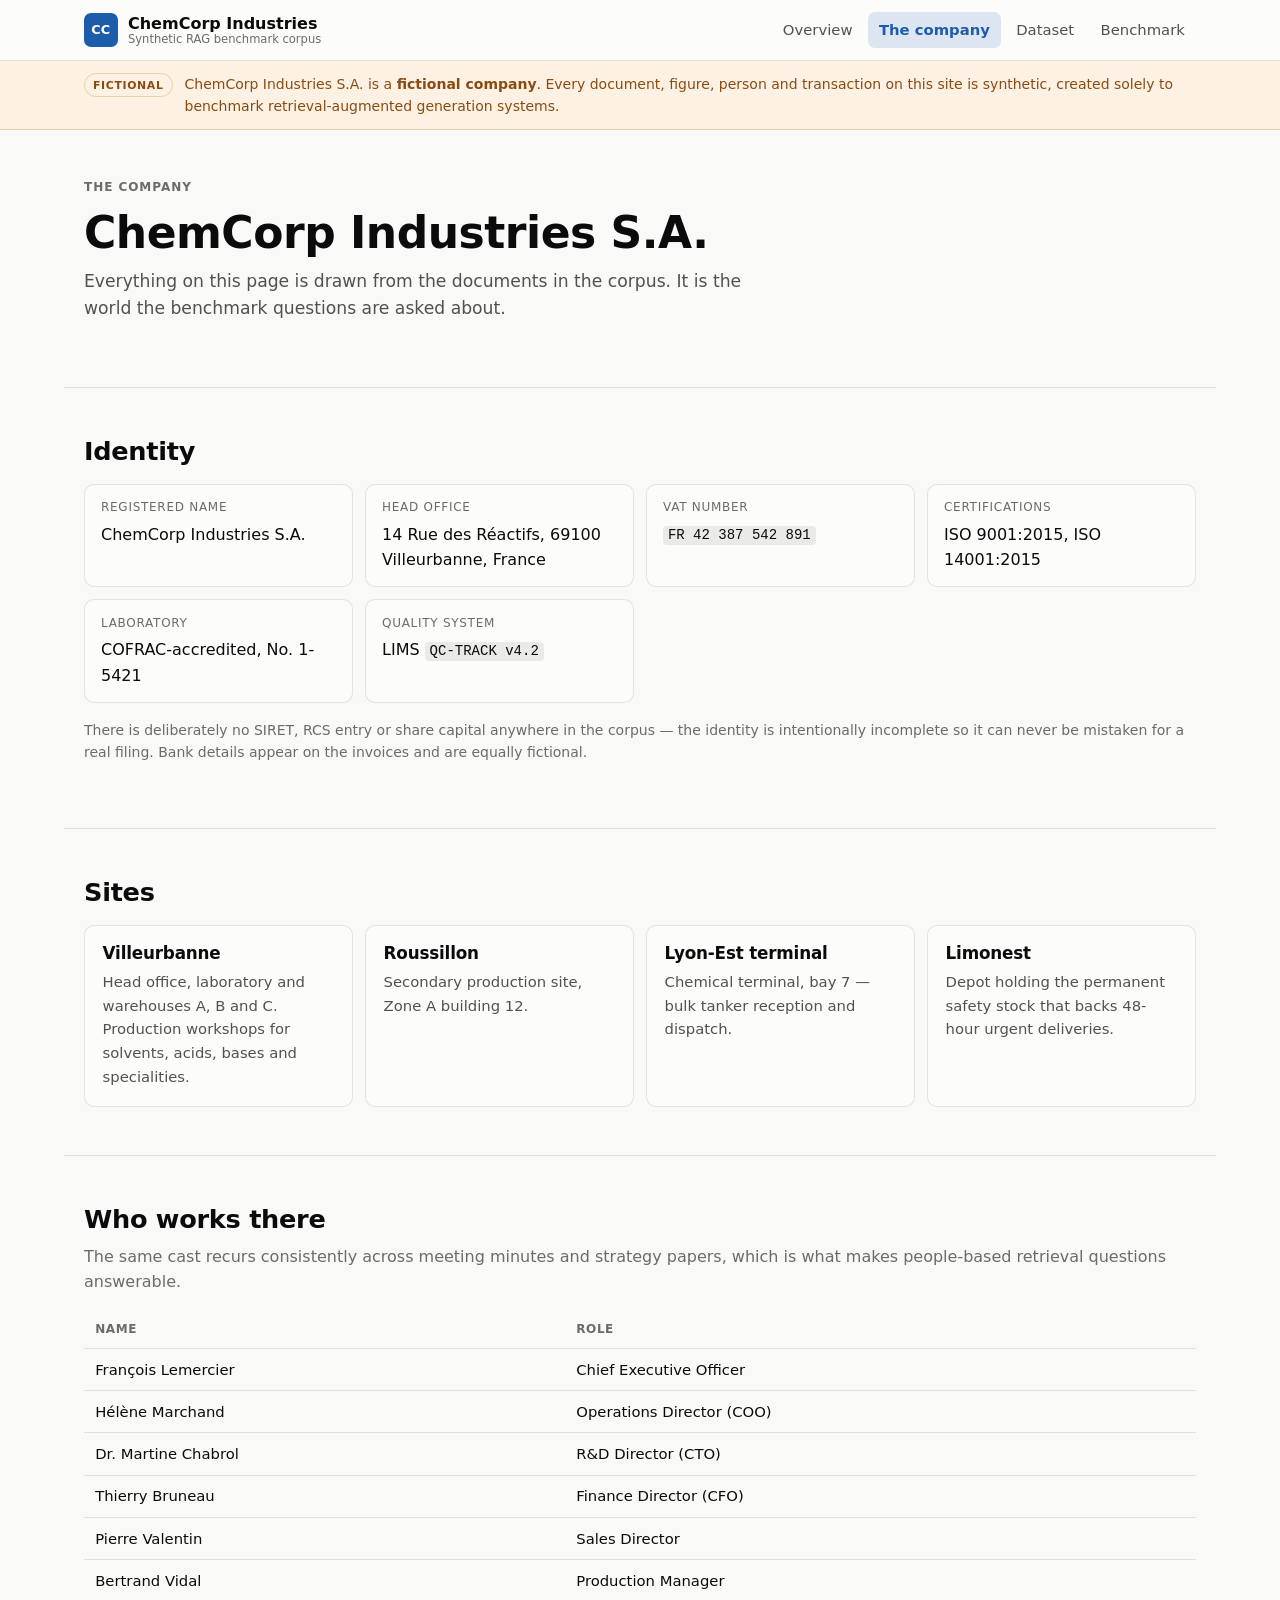
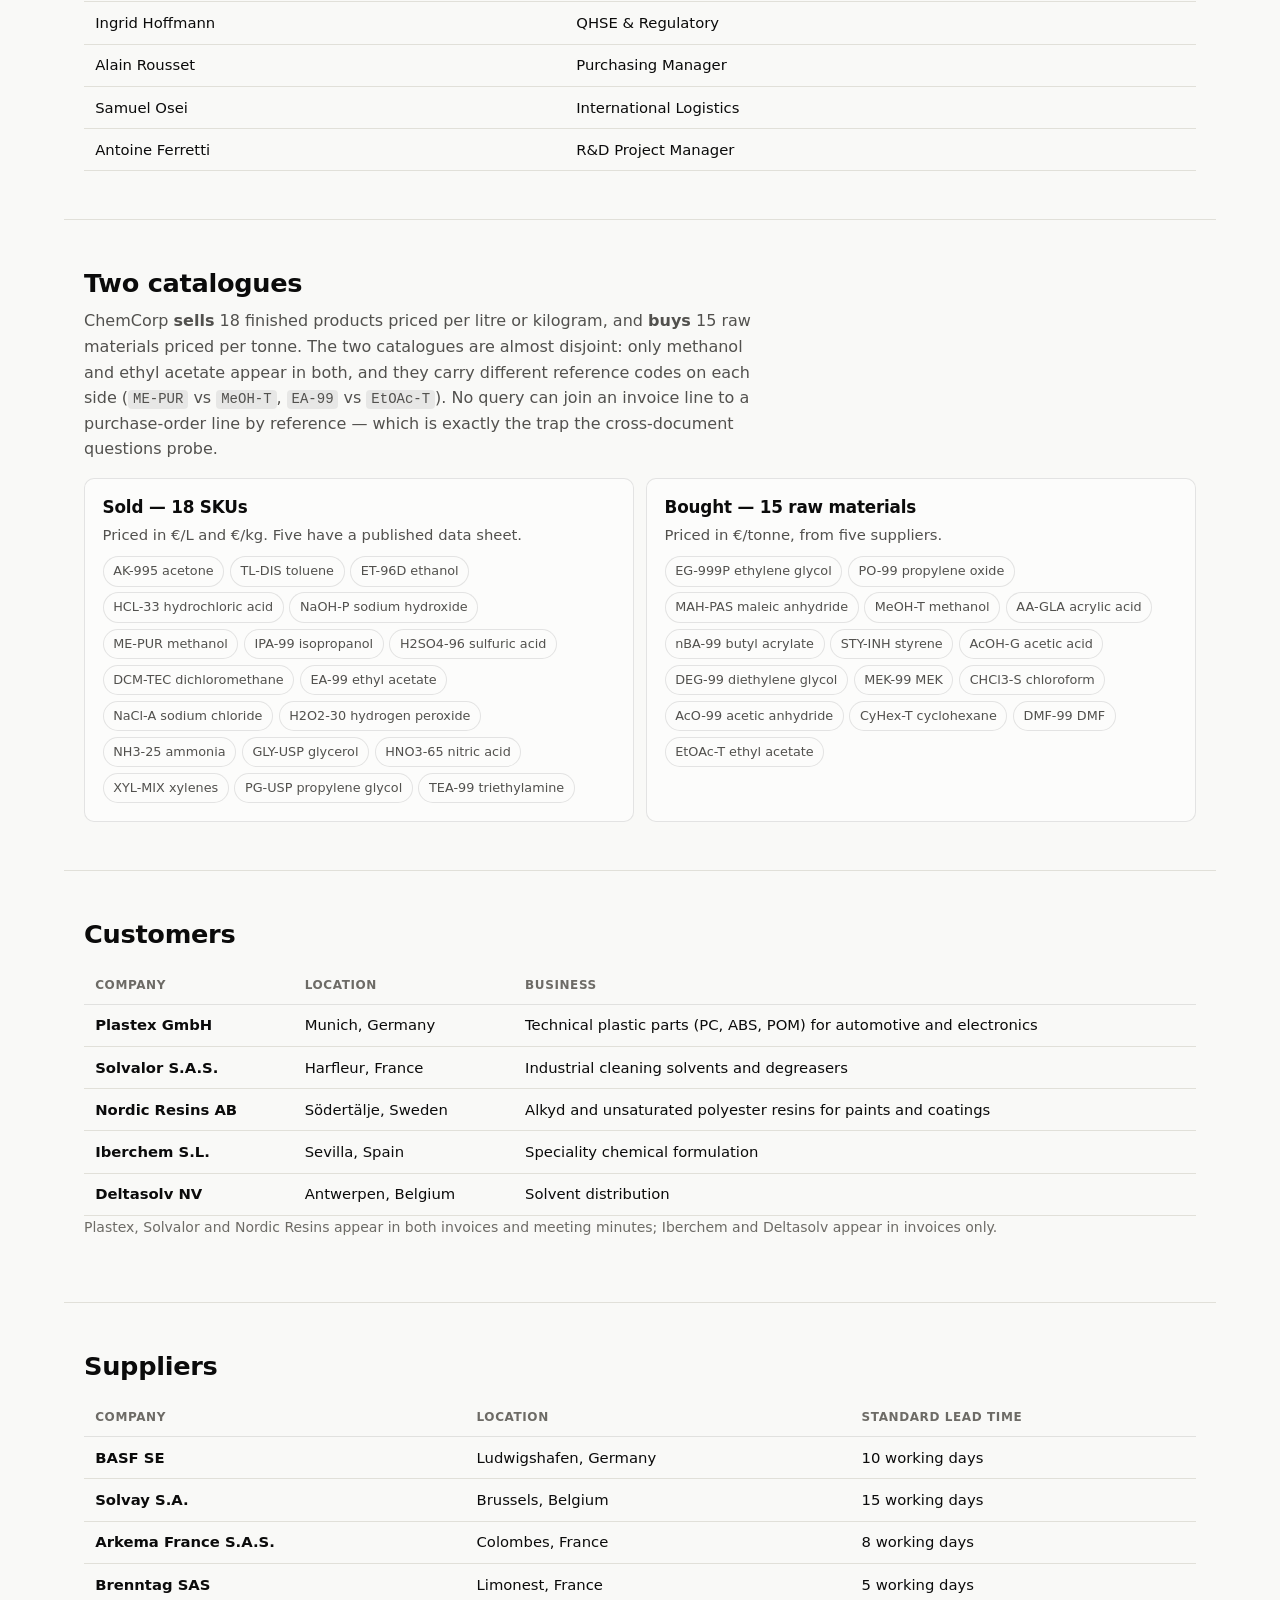
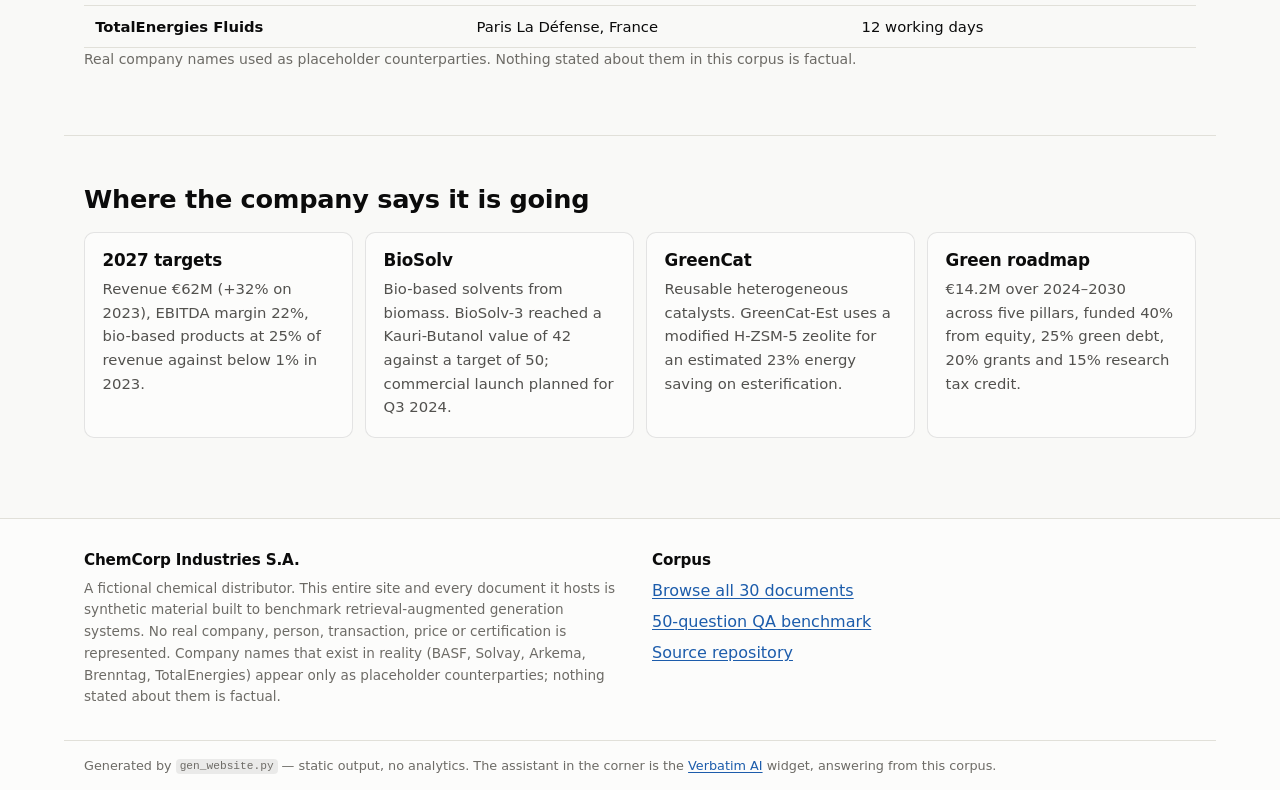
<file: website/company.html>
<!doctype html>
<html lang="en">
<head>
<meta charset="utf-8">
<meta name="viewport" content="width=device-width, initial-scale=1">
<title>The company — ChemCorp Industries (fictional)</title>
<meta name="description" content="The fictional company behind the benchmark corpus: identity, sites, people, catalogues, customers and strategy.">
<meta name="robots" content="noindex, nofollow, noarchive, nosnippet, noimageindex">
<meta name="googlebot" content="noindex, nofollow, noarchive, nosnippet, noimageindex">
<meta name="bingbot" content="noindex, nofollow, noarchive, nosnippet">
<link rel="stylesheet" href="assets/site.css">
<link rel="icon" href="data:image/svg+xml,<svg xmlns='http://www.w3.org/2000/svg' viewBox='0 0 16 16'><text y='13' font-size='13'>&#127883;</text></svg>">
</head>
<body>
<a class="skip" href="#main">Skip to content</a>
<header class="site-head">
  <div class="wrap head-inner">
    <a class="brand" href="index.html">
      <span class="brand-mark" aria-hidden="true">CC</span>
      <span class="brand-text"><strong>ChemCorp Industries</strong><span class="brand-sub">Synthetic RAG benchmark corpus</span></span>
    </a>
    <nav aria-label="Primary">
      <a href="index.html">Overview</a>
      <a href="company.html" class="is-active">The company</a>
      <a href="dataset.html">Dataset</a>
      <a href="benchmark.html">Benchmark</a>
    </nav>
  </div>
</header>

<div class="disclaimer" role="note">
  <div class="wrap">
    <span class="disclaimer-tag">Fictional</span>
    <p>ChemCorp Industries S.A. is a <strong>fictional company</strong>. Every document, figure, person and transaction on this site is synthetic, created solely to benchmark retrieval-augmented generation systems.</p>
  </div>
</div>

<main id="main">

<section class="wrap band">
  <p class="eyebrow">The company</p>
  <h1>ChemCorp Industries S.A.</h1>
  <p class="lede">Everything on this page is drawn from the documents in the corpus. It is the
  world the benchmark questions are asked about.</p>
</section>

<section class="wrap band">
  <h2>Identity</h2>
  <dl class="factgrid">
    <div><dt>Registered name</dt><dd>ChemCorp Industries S.A.</dd></div>
    <div><dt>Head office</dt><dd>14 Rue des Réactifs, 69100 Villeurbanne, France</dd></div>
    <div><dt>VAT number</dt><dd><code>FR 42 387 542 891</code></dd></div>
    <div><dt>Certifications</dt><dd>ISO 9001:2015, ISO 14001:2015</dd></div>
    <div><dt>Laboratory</dt><dd>COFRAC-accredited, No. 1-5421</dd></div>
    <div><dt>Quality system</dt><dd>LIMS <code>QC-TRACK v4.2</code></dd></div>
  </dl>
  <p class="muted small">There is deliberately no SIRET, RCS entry or share capital anywhere in the
  corpus — the identity is intentionally incomplete so it can never be mistaken for a real filing.
  Bank details appear on the invoices and are equally fictional.</p>
</section>

<section class="wrap band">
  <h2>Sites</h2>
  <div class="cards">
    <div class="card"><h3>Villeurbanne</h3><p>Head office, laboratory and warehouses A, B and C.
    Production workshops for solvents, acids, bases and specialities.</p></div>
    <div class="card"><h3>Roussillon</h3><p>Secondary production site, Zone A building 12.</p></div>
    <div class="card"><h3>Lyon-Est terminal</h3><p>Chemical terminal, bay 7 — bulk tanker
    reception and dispatch.</p></div>
    <div class="card"><h3>Limonest</h3><p>Depot holding the permanent safety stock that backs
    48-hour urgent deliveries.</p></div>
  </div>
</section>

<section class="wrap band">
  <h2>Who works there</h2>
  <p class="muted">The same cast recurs consistently across meeting minutes and strategy papers,
  which is what makes people-based retrieval questions answerable.</p>
  <table class="data"><thead><tr><th>Name</th><th>Role</th></tr></thead><tbody><tr><td>François Lemercier</td><td>Chief Executive Officer</td></tr><tr><td>Hélène Marchand</td><td>Operations Director (COO)</td></tr><tr><td>Dr. Martine Chabrol</td><td>R&amp;D Director (CTO)</td></tr><tr><td>Thierry Bruneau</td><td>Finance Director (CFO)</td></tr><tr><td>Pierre Valentin</td><td>Sales Director</td></tr><tr><td>Bertrand Vidal</td><td>Production Manager</td></tr><tr><td>Ingrid Hoffmann</td><td>QHSE &amp; Regulatory</td></tr><tr><td>Alain Rousset</td><td>Purchasing Manager</td></tr><tr><td>Samuel Osei</td><td>International Logistics</td></tr><tr><td>Antoine Ferretti</td><td>R&amp;D Project Manager</td></tr></tbody></table>
</section>

<section class="wrap band">
  <h2>Two catalogues</h2>
  <div class="prose">
    <p>ChemCorp <strong>sells</strong> 18 finished products priced per litre or kilogram, and
    <strong>buys</strong> 15 raw materials priced per tonne. The two catalogues are almost
    disjoint: only methanol and ethyl acetate appear in both, and they carry different reference
    codes on each side (<code>ME-PUR</code> vs <code>MeOH-T</code>, <code>EA-99</code> vs
    <code>EtOAc-T</code>). No query can join an invoice line to a purchase-order line by reference
    — which is exactly the trap the cross-document questions probe.</p>
  </div>
  <div class="cards two">
    <div class="card">
      <h3>Sold — 18 SKUs</h3>
      <p class="muted small">Priced in €/L and €/kg. Five have a published data sheet.</p>
      <p class="chips">
        <span class="chip">AK-995 acetone</span><span class="chip">TL-DIS toluene</span>
        <span class="chip">ET-96D ethanol</span><span class="chip">HCL-33 hydrochloric acid</span>
        <span class="chip">NaOH-P sodium hydroxide</span><span class="chip">ME-PUR methanol</span>
        <span class="chip">IPA-99 isopropanol</span><span class="chip">H2SO4-96 sulfuric acid</span>
        <span class="chip">DCM-TEC dichloromethane</span><span class="chip">EA-99 ethyl acetate</span>
        <span class="chip">NaCl-A sodium chloride</span><span class="chip">H2O2-30 hydrogen peroxide</span>
        <span class="chip">NH3-25 ammonia</span><span class="chip">GLY-USP glycerol</span>
        <span class="chip">HNO3-65 nitric acid</span><span class="chip">XYL-MIX xylenes</span>
        <span class="chip">PG-USP propylene glycol</span><span class="chip">TEA-99 triethylamine</span>
      </p>
    </div>
    <div class="card">
      <h3>Bought — 15 raw materials</h3>
      <p class="muted small">Priced in €/tonne, from five suppliers.</p>
      <p class="chips">
        <span class="chip">EG-999P ethylene glycol</span><span class="chip">PO-99 propylene oxide</span>
        <span class="chip">MAH-PAS maleic anhydride</span><span class="chip">MeOH-T methanol</span>
        <span class="chip">AA-GLA acrylic acid</span><span class="chip">nBA-99 butyl acrylate</span>
        <span class="chip">STY-INH styrene</span><span class="chip">AcOH-G acetic acid</span>
        <span class="chip">DEG-99 diethylene glycol</span><span class="chip">MEK-99 MEK</span>
        <span class="chip">CHCl3-S chloroform</span><span class="chip">AcO-99 acetic anhydride</span>
        <span class="chip">CyHex-T cyclohexane</span><span class="chip">DMF-99 DMF</span>
        <span class="chip">EtOAc-T ethyl acetate</span>
      </p>
    </div>
  </div>
</section>

<section class="wrap band">
  <h2>Customers</h2>
  <table class="data"><thead><tr><th>Company</th><th>Location</th><th>Business</th></tr></thead>
  <tbody><tr><td><strong>Plastex GmbH</strong></td><td>Munich, Germany</td><td>Technical plastic parts (PC, ABS, POM) for automotive and electronics</td></tr><tr><td><strong>Solvalor S.A.S.</strong></td><td>Harfleur, France</td><td>Industrial cleaning solvents and degreasers</td></tr><tr><td><strong>Nordic Resins AB</strong></td><td>Södertälje, Sweden</td><td>Alkyd and unsaturated polyester resins for paints and coatings</td></tr><tr><td><strong>Iberchem S.L.</strong></td><td>Sevilla, Spain</td><td>Speciality chemical formulation</td></tr><tr><td><strong>Deltasolv NV</strong></td><td>Antwerpen, Belgium</td><td>Solvent distribution</td></tr></tbody></table>
  <p class="muted small">Plastex, Solvalor and Nordic Resins appear in both invoices and meeting
  minutes; Iberchem and Deltasolv appear in invoices only.</p>
</section>

<section class="wrap band">
  <h2>Suppliers</h2>
  <table class="data"><thead><tr><th>Company</th><th>Location</th><th>Standard lead time</th></tr></thead>
  <tbody><tr><td><strong>BASF SE</strong></td><td>Ludwigshafen, Germany</td><td>10 working days</td></tr><tr><td><strong>Solvay S.A.</strong></td><td>Brussels, Belgium</td><td>15 working days</td></tr><tr><td><strong>Arkema France S.A.S.</strong></td><td>Colombes, France</td><td>8 working days</td></tr><tr><td><strong>Brenntag SAS</strong></td><td>Limonest, France</td><td>5 working days</td></tr><tr><td><strong>TotalEnergies Fluids</strong></td><td>Paris La Défense, France</td><td>12 working days</td></tr></tbody></table>
  <p class="muted small">Real company names used as placeholder counterparties. Nothing stated
  about them in this corpus is factual.</p>
</section>

<section class="wrap band">
  <h2>Where the company says it is going</h2>
  <div class="cards">
    <div class="card"><h3>2027 targets</h3><p>Revenue €62M (+32% on 2023), EBITDA margin 22%,
    bio-based products at 25% of revenue against below 1% in 2023.</p></div>
    <div class="card"><h3>BioSolv</h3><p>Bio-based solvents from biomass. BioSolv-3 reached a
    Kauri-Butanol value of 42 against a target of 50; commercial launch planned for Q3 2024.</p></div>
    <div class="card"><h3>GreenCat</h3><p>Reusable heterogeneous catalysts. GreenCat-Est uses a
    modified H-ZSM-5 zeolite for an estimated 23% energy saving on esterification.</p></div>
    <div class="card"><h3>Green roadmap</h3><p>€14.2M over 2024–2030 across five pillars, funded
    40% from equity, 25% green debt, 20% grants and 15% research tax credit.</p></div>
  </div>
</section>

</main>

<footer class="site-foot">
  <div class="wrap foot-grid">
    <div>
      <h2>ChemCorp Industries S.A.</h2>
      <p class="muted">A fictional chemical distributor. This entire site and every document it
      hosts is synthetic material built to benchmark retrieval-augmented generation systems.
      No real company, person, transaction, price or certification is represented. Company names
      that exist in reality (BASF, Solvay, Arkema, Brenntag, TotalEnergies) appear only as
      placeholder counterparties; nothing stated about them is factual.</p>
    </div>
    <div>
      <h2>Corpus</h2>
      <ul class="plain">
        <li><a href="dataset.html">Browse all 30 documents</a></li>
        <li><a href="benchmark.html">50-question QA benchmark</a></li>
        <li><a href="https://github.com/verbatim-ai/dataset-chemcorp/tree/main">Source repository</a></li>
      </ul>
    </div>
  </div>
  <div class="wrap foot-bar"><p class="muted">Generated by <code>gen_website.py</code> — static output, no analytics.
  The assistant in the corner is the <a href="https://www.verbatim-ai.com">Verbatim AI</a> widget, answering from this corpus.</p></div>
</footer>

<!-- Verbatim AI chatbot widget — configure in assets/verbatim-widget.js -->
<div id="verbatim-chatbot"></div>
<script src="https://cdn.verbatim-ai.com/widget/chatbot/v1/chatbot-widget.iife.js"></script>
<script src="assets/verbatim-widget.js"></script>
</body>
</html>
</file>
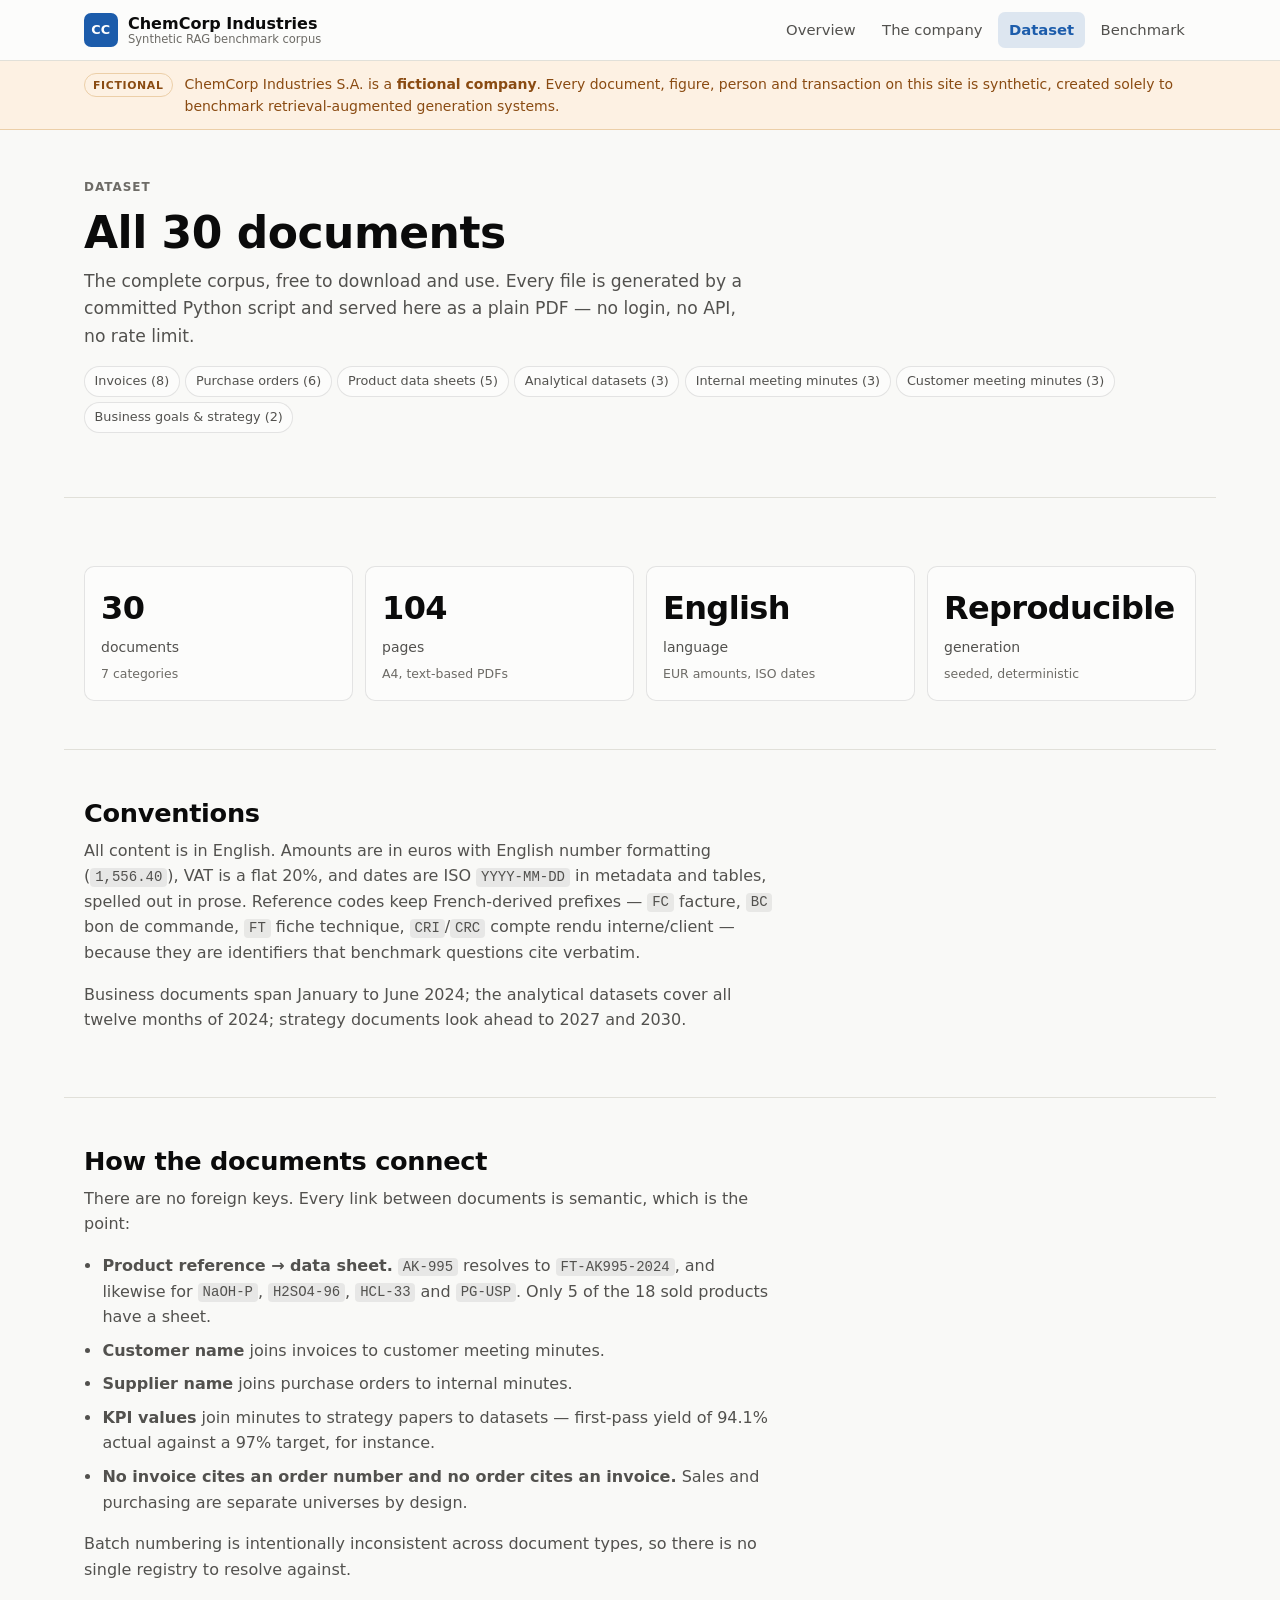
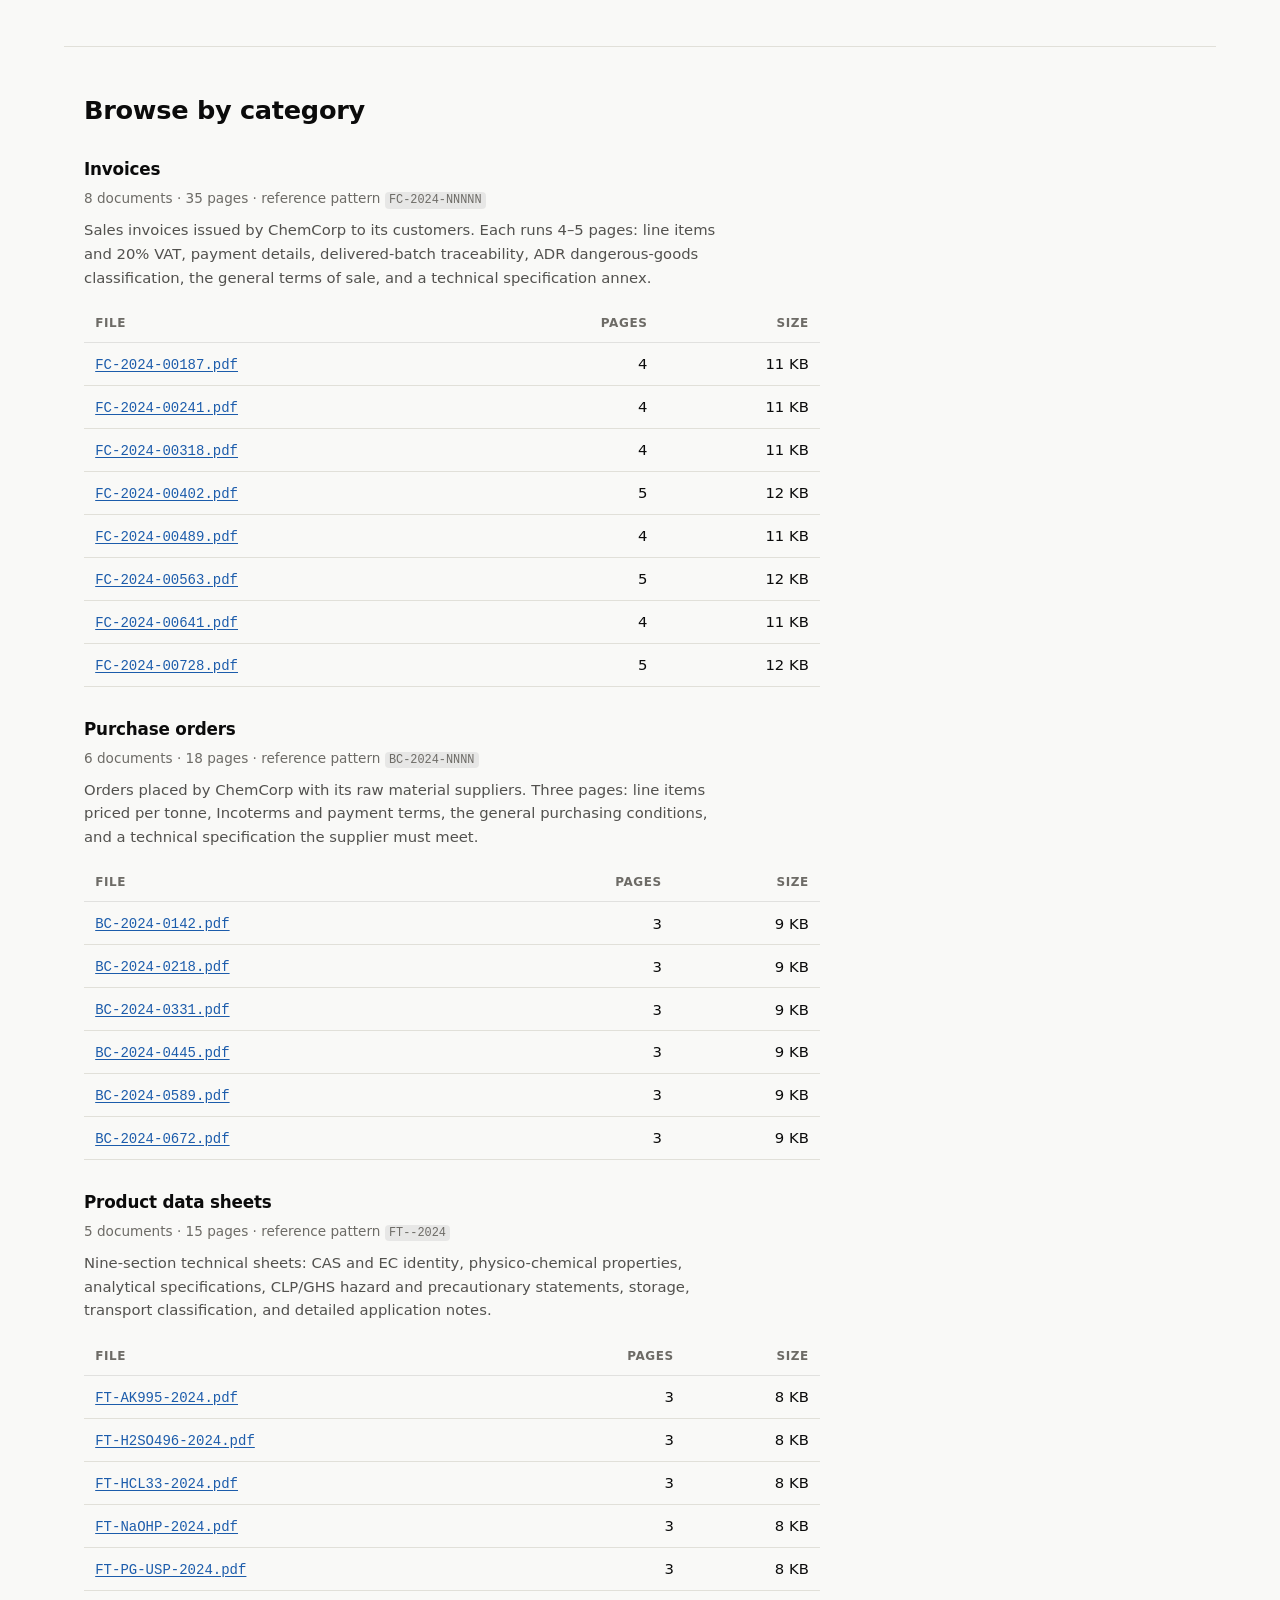
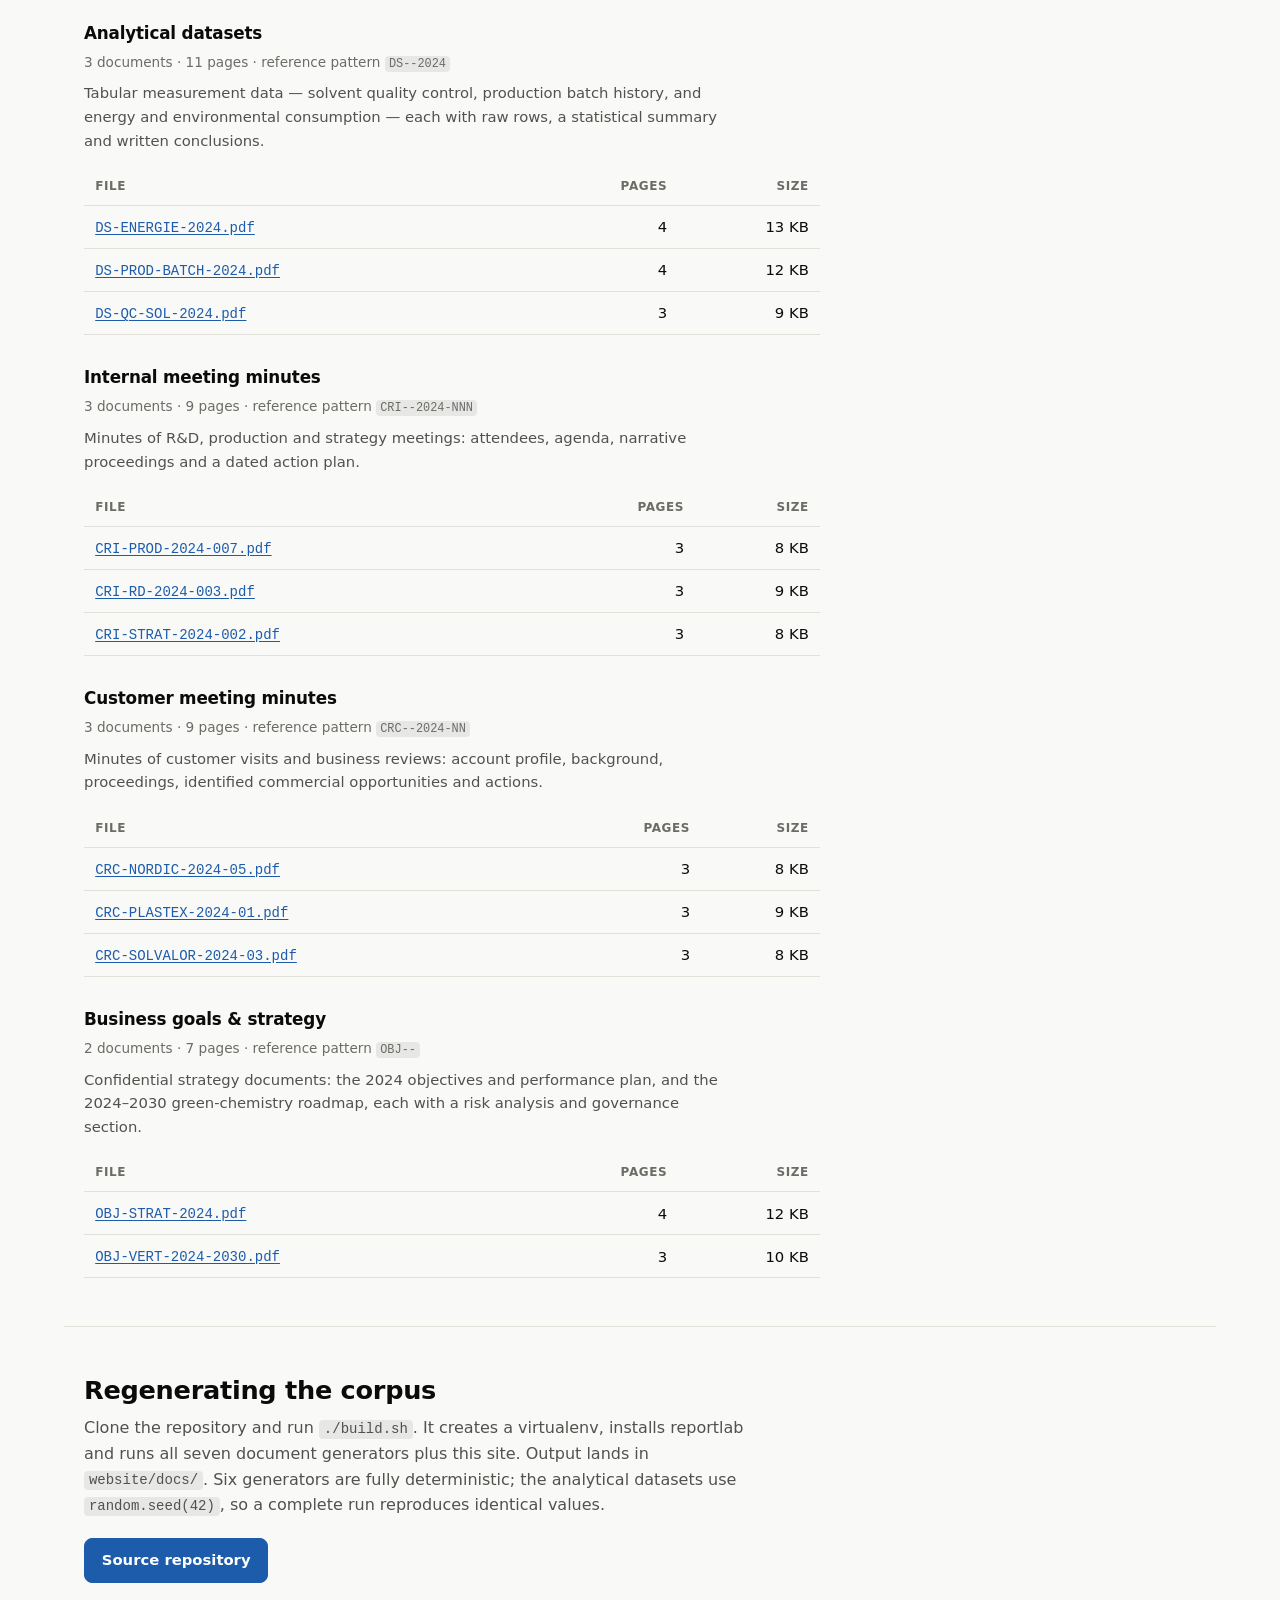
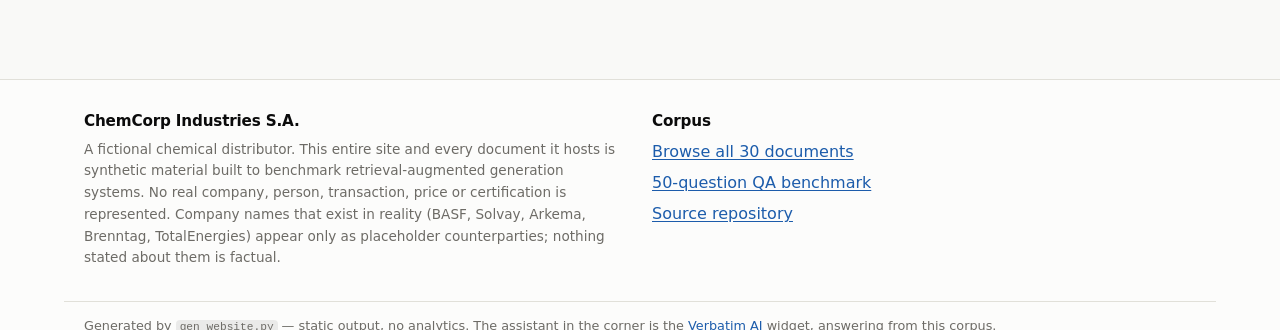
<file: website/dataset.html>
<!doctype html>
<html lang="en">
<head>
<meta charset="utf-8">
<meta name="viewport" content="width=device-width, initial-scale=1">
<title>Dataset — ChemCorp Industries (fictional)</title>
<meta name="description" content="All 30 documents of the ChemCorp synthetic corpus, free to download for RAG benchmarking.">
<meta name="robots" content="noindex, nofollow, noarchive, nosnippet, noimageindex">
<meta name="googlebot" content="noindex, nofollow, noarchive, nosnippet, noimageindex">
<meta name="bingbot" content="noindex, nofollow, noarchive, nosnippet">
<link rel="stylesheet" href="assets/site.css">
<link rel="icon" href="data:image/svg+xml,<svg xmlns='http://www.w3.org/2000/svg' viewBox='0 0 16 16'><text y='13' font-size='13'>&#127883;</text></svg>">
</head>
<body>
<a class="skip" href="#main">Skip to content</a>
<header class="site-head">
  <div class="wrap head-inner">
    <a class="brand" href="index.html">
      <span class="brand-mark" aria-hidden="true">CC</span>
      <span class="brand-text"><strong>ChemCorp Industries</strong><span class="brand-sub">Synthetic RAG benchmark corpus</span></span>
    </a>
    <nav aria-label="Primary">
      <a href="index.html">Overview</a>
      <a href="company.html">The company</a>
      <a href="dataset.html" class="is-active">Dataset</a>
      <a href="benchmark.html">Benchmark</a>
    </nav>
  </div>
</header>

<div class="disclaimer" role="note">
  <div class="wrap">
    <span class="disclaimer-tag">Fictional</span>
    <p>ChemCorp Industries S.A. is a <strong>fictional company</strong>. Every document, figure, person and transaction on this site is synthetic, created solely to benchmark retrieval-augmented generation systems.</p>
  </div>
</div>

<main id="main">

<section class="wrap band">
  <p class="eyebrow">Dataset</p>
  <h1>All 30 documents</h1>
  <p class="lede">The complete corpus, free to download and use. Every file is generated by a
  committed Python script and served here as a plain PDF — no login, no API, no rate limit.</p>
  <p class="chips"><a class="chip" href="#invoices">Invoices (8)</a><a class="chip" href="#orders">Purchase orders (6)</a><a class="chip" href="#product-sheets">Product data sheets (5)</a><a class="chip" href="#datasets">Analytical datasets (3)</a><a class="chip" href="#internal-meeting-notes">Internal meeting minutes (3)</a><a class="chip" href="#customer-meeting-notes">Customer meeting minutes (3)</a><a class="chip" href="#business-goals">Business goals &amp; strategy (2)</a></p>
</section>

<section class="wrap band">
  <div class="stat-row">
    <div class="stat"><div class="stat-value">30</div><div class="stat-label">documents</div><div class="stat-note">7 categories</div></div>
    <div class="stat"><div class="stat-value">104</div><div class="stat-label">pages</div><div class="stat-note">A4, text-based PDFs</div></div>
    <div class="stat"><div class="stat-value">English</div><div class="stat-label">language</div><div class="stat-note">EUR amounts, ISO dates</div></div>
    <div class="stat"><div class="stat-value">Reproducible</div><div class="stat-label">generation</div><div class="stat-note">seeded, deterministic</div></div>
  </div>
</section>

<section class="wrap band">
  <h2>Conventions</h2>
  <div class="prose">
    <p>All content is in English. Amounts are in euros with English number formatting
    (<code>1,556.40</code>), VAT is a flat 20%, and dates are ISO <code>YYYY-MM-DD</code> in
    metadata and tables, spelled out in prose. Reference codes keep French-derived prefixes —
    <code>FC</code> facture, <code>BC</code> bon de commande, <code>FT</code> fiche technique,
    <code>CRI</code>/<code>CRC</code> compte rendu interne/client — because they are identifiers
    that benchmark questions cite verbatim.</p>
    <p>Business documents span January to June 2024; the analytical datasets cover all twelve
    months of 2024; strategy documents look ahead to 2027 and 2030.</p>
  </div>
</section>

<section class="wrap band">
  <h2>How the documents connect</h2>
  <div class="prose">
    <p>There are no foreign keys. Every link between documents is semantic, which is the point:</p>
    <ul>
      <li><strong>Product reference → data sheet.</strong> <code>AK-995</code> resolves to
      <code>FT-AK995-2024</code>, and likewise for <code>NaOH-P</code>, <code>H2SO4-96</code>,
      <code>HCL-33</code> and <code>PG-USP</code>. Only 5 of the 18 sold products have a sheet.</li>
      <li><strong>Customer name</strong> joins invoices to customer meeting minutes.</li>
      <li><strong>Supplier name</strong> joins purchase orders to internal minutes.</li>
      <li><strong>KPI values</strong> join minutes to strategy papers to datasets — first-pass
      yield of 94.1% actual against a 97% target, for instance.</li>
      <li><strong>No invoice cites an order number and no order cites an invoice.</strong> Sales
      and purchasing are separate universes by design.</li>
    </ul>
    <p>Batch numbering is intentionally inconsistent across document types, so there is no single
    registry to resolve against.</p>
  </div>
</section>

<section class="wrap band docs-listing">
  <h2>Browse by category</h2>

  <section class="doccat" id="invoices">
    <div class="doccat-head">
      <h3>Invoices</h3>
      <p class="muted">8 documents · 35 pages · reference pattern <code>FC-2024-NNNNN</code></p>
      <p>Sales invoices issued by ChemCorp to its customers. Each runs 4–5 pages: line items and 20% VAT, payment details, delivered-batch traceability, ADR dangerous-goods classification, the general terms of sale, and a technical specification annex.</p>
    </div>
    <table class="data docs">
      <thead><tr><th>File</th><th class="num">Pages</th><th class="num">Size</th></tr></thead>
      <tbody><tr><td><a href="docs/invoices/FC-2024-00187.pdf">FC-2024-00187.pdf</a></td><td class="num">4</td><td class="num">11 KB</td></tr><tr><td><a href="docs/invoices/FC-2024-00241.pdf">FC-2024-00241.pdf</a></td><td class="num">4</td><td class="num">11 KB</td></tr><tr><td><a href="docs/invoices/FC-2024-00318.pdf">FC-2024-00318.pdf</a></td><td class="num">4</td><td class="num">11 KB</td></tr><tr><td><a href="docs/invoices/FC-2024-00402.pdf">FC-2024-00402.pdf</a></td><td class="num">5</td><td class="num">12 KB</td></tr><tr><td><a href="docs/invoices/FC-2024-00489.pdf">FC-2024-00489.pdf</a></td><td class="num">4</td><td class="num">11 KB</td></tr><tr><td><a href="docs/invoices/FC-2024-00563.pdf">FC-2024-00563.pdf</a></td><td class="num">5</td><td class="num">12 KB</td></tr><tr><td><a href="docs/invoices/FC-2024-00641.pdf">FC-2024-00641.pdf</a></td><td class="num">4</td><td class="num">11 KB</td></tr><tr><td><a href="docs/invoices/FC-2024-00728.pdf">FC-2024-00728.pdf</a></td><td class="num">5</td><td class="num">12 KB</td></tr></tbody>
    </table>
  </section>
  <section class="doccat" id="orders">
    <div class="doccat-head">
      <h3>Purchase orders</h3>
      <p class="muted">6 documents · 18 pages · reference pattern <code>BC-2024-NNNN</code></p>
      <p>Orders placed by ChemCorp with its raw material suppliers. Three pages: line items priced per tonne, Incoterms and payment terms, the general purchasing conditions, and a technical specification the supplier must meet.</p>
    </div>
    <table class="data docs">
      <thead><tr><th>File</th><th class="num">Pages</th><th class="num">Size</th></tr></thead>
      <tbody><tr><td><a href="docs/orders/BC-2024-0142.pdf">BC-2024-0142.pdf</a></td><td class="num">3</td><td class="num">9 KB</td></tr><tr><td><a href="docs/orders/BC-2024-0218.pdf">BC-2024-0218.pdf</a></td><td class="num">3</td><td class="num">9 KB</td></tr><tr><td><a href="docs/orders/BC-2024-0331.pdf">BC-2024-0331.pdf</a></td><td class="num">3</td><td class="num">9 KB</td></tr><tr><td><a href="docs/orders/BC-2024-0445.pdf">BC-2024-0445.pdf</a></td><td class="num">3</td><td class="num">9 KB</td></tr><tr><td><a href="docs/orders/BC-2024-0589.pdf">BC-2024-0589.pdf</a></td><td class="num">3</td><td class="num">9 KB</td></tr><tr><td><a href="docs/orders/BC-2024-0672.pdf">BC-2024-0672.pdf</a></td><td class="num">3</td><td class="num">9 KB</td></tr></tbody>
    </table>
  </section>
  <section class="doccat" id="product-sheets">
    <div class="doccat-head">
      <h3>Product data sheets</h3>
      <p class="muted">5 documents · 15 pages · reference pattern <code>FT-<REF>-2024</code></p>
      <p>Nine-section technical sheets: CAS and EC identity, physico-chemical properties, analytical specifications, CLP/GHS hazard and precautionary statements, storage, transport classification, and detailed application notes.</p>
    </div>
    <table class="data docs">
      <thead><tr><th>File</th><th class="num">Pages</th><th class="num">Size</th></tr></thead>
      <tbody><tr><td><a href="docs/product-sheets/FT-AK995-2024.pdf">FT-AK995-2024.pdf</a></td><td class="num">3</td><td class="num">8 KB</td></tr><tr><td><a href="docs/product-sheets/FT-H2SO496-2024.pdf">FT-H2SO496-2024.pdf</a></td><td class="num">3</td><td class="num">8 KB</td></tr><tr><td><a href="docs/product-sheets/FT-HCL33-2024.pdf">FT-HCL33-2024.pdf</a></td><td class="num">3</td><td class="num">8 KB</td></tr><tr><td><a href="docs/product-sheets/FT-NaOHP-2024.pdf">FT-NaOHP-2024.pdf</a></td><td class="num">3</td><td class="num">8 KB</td></tr><tr><td><a href="docs/product-sheets/FT-PG-USP-2024.pdf">FT-PG-USP-2024.pdf</a></td><td class="num">3</td><td class="num">8 KB</td></tr></tbody>
    </table>
  </section>
  <section class="doccat" id="datasets">
    <div class="doccat-head">
      <h3>Analytical datasets</h3>
      <p class="muted">3 documents · 11 pages · reference pattern <code>DS-<DOMAIN>-2024</code></p>
      <p>Tabular measurement data — solvent quality control, production batch history, and energy and environmental consumption — each with raw rows, a statistical summary and written conclusions.</p>
    </div>
    <table class="data docs">
      <thead><tr><th>File</th><th class="num">Pages</th><th class="num">Size</th></tr></thead>
      <tbody><tr><td><a href="docs/datasets/DS-ENERGIE-2024.pdf">DS-ENERGIE-2024.pdf</a></td><td class="num">4</td><td class="num">13 KB</td></tr><tr><td><a href="docs/datasets/DS-PROD-BATCH-2024.pdf">DS-PROD-BATCH-2024.pdf</a></td><td class="num">4</td><td class="num">12 KB</td></tr><tr><td><a href="docs/datasets/DS-QC-SOL-2024.pdf">DS-QC-SOL-2024.pdf</a></td><td class="num">3</td><td class="num">9 KB</td></tr></tbody>
    </table>
  </section>
  <section class="doccat" id="internal-meeting-notes">
    <div class="doccat-head">
      <h3>Internal meeting minutes</h3>
      <p class="muted">3 documents · 9 pages · reference pattern <code>CRI-<DEPT>-2024-NNN</code></p>
      <p>Minutes of R&amp;D, production and strategy meetings: attendees, agenda, narrative proceedings and a dated action plan.</p>
    </div>
    <table class="data docs">
      <thead><tr><th>File</th><th class="num">Pages</th><th class="num">Size</th></tr></thead>
      <tbody><tr><td><a href="docs/internal-meeting-notes/CRI-PROD-2024-007.pdf">CRI-PROD-2024-007.pdf</a></td><td class="num">3</td><td class="num">8 KB</td></tr><tr><td><a href="docs/internal-meeting-notes/CRI-RD-2024-003.pdf">CRI-RD-2024-003.pdf</a></td><td class="num">3</td><td class="num">9 KB</td></tr><tr><td><a href="docs/internal-meeting-notes/CRI-STRAT-2024-002.pdf">CRI-STRAT-2024-002.pdf</a></td><td class="num">3</td><td class="num">8 KB</td></tr></tbody>
    </table>
  </section>
  <section class="doccat" id="customer-meeting-notes">
    <div class="doccat-head">
      <h3>Customer meeting minutes</h3>
      <p class="muted">3 documents · 9 pages · reference pattern <code>CRC-<CLIENT>-2024-NN</code></p>
      <p>Minutes of customer visits and business reviews: account profile, background, proceedings, identified commercial opportunities and actions.</p>
    </div>
    <table class="data docs">
      <thead><tr><th>File</th><th class="num">Pages</th><th class="num">Size</th></tr></thead>
      <tbody><tr><td><a href="docs/customer-meeting-notes/CRC-NORDIC-2024-05.pdf">CRC-NORDIC-2024-05.pdf</a></td><td class="num">3</td><td class="num">8 KB</td></tr><tr><td><a href="docs/customer-meeting-notes/CRC-PLASTEX-2024-01.pdf">CRC-PLASTEX-2024-01.pdf</a></td><td class="num">3</td><td class="num">9 KB</td></tr><tr><td><a href="docs/customer-meeting-notes/CRC-SOLVALOR-2024-03.pdf">CRC-SOLVALOR-2024-03.pdf</a></td><td class="num">3</td><td class="num">8 KB</td></tr></tbody>
    </table>
  </section>
  <section class="doccat" id="business-goals">
    <div class="doccat-head">
      <h3>Business goals &amp; strategy</h3>
      <p class="muted">2 documents · 7 pages · reference pattern <code>OBJ-<THEME>-<YEARS></code></p>
      <p>Confidential strategy documents: the 2024 objectives and performance plan, and the 2024–2030 green-chemistry roadmap, each with a risk analysis and governance section.</p>
    </div>
    <table class="data docs">
      <thead><tr><th>File</th><th class="num">Pages</th><th class="num">Size</th></tr></thead>
      <tbody><tr><td><a href="docs/business-goals/OBJ-STRAT-2024.pdf">OBJ-STRAT-2024.pdf</a></td><td class="num">4</td><td class="num">12 KB</td></tr><tr><td><a href="docs/business-goals/OBJ-VERT-2024-2030.pdf">OBJ-VERT-2024-2030.pdf</a></td><td class="num">3</td><td class="num">10 KB</td></tr></tbody>
    </table>
  </section>
</section>

<section class="wrap band">
  <h2>Regenerating the corpus</h2>
  <div class="prose">
    <p>Clone the repository and run <code>./build.sh</code>. It creates a virtualenv, installs
    reportlab and runs all seven document generators plus this site. Output lands in
    <code>website/docs/</code>. Six generators are fully deterministic; the analytical datasets use
    <code>random.seed(42)</code>, so a complete run reproduces identical values.</p>
  </div>
  <p class="cta-row"><a class="btn btn-primary" href="https://github.com/verbatim-ai/dataset-chemcorp/tree/main">Source repository</a></p>
</section>

</main>

<footer class="site-foot">
  <div class="wrap foot-grid">
    <div>
      <h2>ChemCorp Industries S.A.</h2>
      <p class="muted">A fictional chemical distributor. This entire site and every document it
      hosts is synthetic material built to benchmark retrieval-augmented generation systems.
      No real company, person, transaction, price or certification is represented. Company names
      that exist in reality (BASF, Solvay, Arkema, Brenntag, TotalEnergies) appear only as
      placeholder counterparties; nothing stated about them is factual.</p>
    </div>
    <div>
      <h2>Corpus</h2>
      <ul class="plain">
        <li><a href="dataset.html">Browse all 30 documents</a></li>
        <li><a href="benchmark.html">50-question QA benchmark</a></li>
        <li><a href="https://github.com/verbatim-ai/dataset-chemcorp/tree/main">Source repository</a></li>
      </ul>
    </div>
  </div>
  <div class="wrap foot-bar"><p class="muted">Generated by <code>gen_website.py</code> — static output, no analytics.
  The assistant in the corner is the <a href="https://www.verbatim-ai.com">Verbatim AI</a> widget, answering from this corpus.</p></div>
</footer>

<!-- Verbatim AI chatbot widget — configure in assets/verbatim-widget.js -->
<div id="verbatim-chatbot"></div>
<script src="https://cdn.verbatim-ai.com/widget/chatbot/v1/chatbot-widget.iife.js"></script>
<script src="assets/verbatim-widget.js"></script>
</body>
</html>
</file>
<file: website/assets/site.css>
/* ChemCorp Industries — static site styles. Generated by gen_website.py. */
:root {
  color-scheme: light;
  --plane:      #f9f9f7;
  --surface:    #fcfcfb;
  --ink:        #0b0b0b;
  --ink-2:      #52514e;
  --muted:      #6d6b66;
  --rule:       #e1e0d9;
  --ring:       rgba(11,11,11,0.10);
  --accent:     #1c5cab;
  --accent-ink: #ffffff;
  --series-1:   #2a78d6;
  --tag-bg:     #fdf1e3;
  --tag-ink:    #8a4b12;
  --tag-rule:   #eccfa8;
  --radius:     10px;
  --wrap:       72rem;
}
@media (prefers-color-scheme: dark) {
  :root:not([data-theme="light"]) {
    color-scheme: dark;
    --plane:      #0d0d0d;
    --surface:    #1a1a19;
    --ink:        #ffffff;
    --ink-2:      #c3c2b7;
    --muted:      #93918a;
    --rule:       #2c2c2a;
    --ring:       rgba(255,255,255,0.12);
    --accent:     #6da7ec;
    --accent-ink: #0d0d0d;
    --series-1:   #3987e5;
    --tag-bg:     #2a2118;
    --tag-ink:    #e8bd85;
    --tag-rule:   #5a4529;
  }
}
:root[data-theme="dark"] {
  color-scheme: dark;
  --plane:      #0d0d0d;
  --surface:    #1a1a19;
  --ink:        #ffffff;
  --ink-2:      #c3c2b7;
  --muted:      #93918a;
  --rule:       #2c2c2a;
  --ring:       rgba(255,255,255,0.12);
  --accent:     #6da7ec;
  --accent-ink: #0d0d0d;
  --series-1:   #3987e5;
  --tag-bg:     #2a2118;
  --tag-ink:    #e8bd85;
  --tag-rule:   #5a4529;
}

* { box-sizing: border-box; }
html { -webkit-text-size-adjust: 100%; }
body {
  margin: 0;
  background: var(--plane);
  color: var(--ink);
  font: 16px/1.6 system-ui, -apple-system, "Segoe UI", sans-serif;
  overflow-wrap: break-word;
}
.wrap { max-width: var(--wrap); margin: 0 auto; padding: 0 1.25rem; }
a { color: var(--accent); text-underline-offset: 2px; }
a:hover { text-decoration-thickness: 2px; }
code {
  font: 0.875em/1.4 ui-monospace, SFMono-Regular, Menlo, monospace;
  background: color-mix(in srgb, var(--ink) 7%, transparent);
  padding: 0.1em 0.35em; border-radius: 4px;
}
h1, h2, h3 { line-height: 1.25; letter-spacing: -0.011em; margin: 0 0 0.5rem; }
h1 { font-size: clamp(1.75rem, 1.2rem + 2.2vw, 2.75rem); }
h2 { font-size: clamp(1.25rem, 1.05rem + 0.8vw, 1.6rem); margin-top: 0; }
h3 { font-size: 1.05rem; }
p { margin: 0 0 1rem; }
.muted { color: var(--muted); }
.small { font-size: 0.875rem; }
.eyebrow {
  text-transform: uppercase; letter-spacing: 0.08em; font-size: 0.75rem;
  font-weight: 600; color: var(--muted); margin-bottom: 0.5rem;
}
.lede { font-size: 1.075rem; color: var(--ink-2); max-width: 62ch; }
.prose { max-width: 68ch; color: var(--ink-2); }
.prose ul { padding-left: 1.15rem; }
.prose li { margin-bottom: 0.5rem; }
.skip {
  position: absolute; left: -9999px; top: 0; background: var(--accent);
  color: var(--accent-ink); padding: 0.6rem 1rem; z-index: 10;
}
.skip:focus { left: 0; }
.visually-hidden {
  position: absolute; width: 1px; height: 1px; overflow: hidden;
  clip: rect(0 0 0 0); clip-path: inset(50%); white-space: nowrap;
}

/* header */
.site-head { background: var(--surface); border-bottom: 1px solid var(--rule); }
.head-inner {
  display: flex; align-items: center; justify-content: space-between;
  gap: 1rem; flex-wrap: wrap; padding-block: 0.75rem;
}
.brand { display: flex; align-items: center; gap: 0.65rem; text-decoration: none; color: var(--ink); }
.brand-mark {
  display: grid; place-items: center; width: 2.1rem; height: 2.1rem; flex: none;
  border-radius: 7px; background: var(--accent); color: var(--accent-ink);
  font-weight: 700; font-size: 0.8rem; letter-spacing: 0.02em;
}
.brand-text { display: flex; flex-direction: column; line-height: 1.2; }
.brand-sub { font-size: 0.72rem; color: var(--muted); }
.site-head nav { display: flex; gap: 0.25rem; flex-wrap: wrap; }
.site-head nav a {
  padding: 0.4rem 0.7rem; border-radius: 7px; text-decoration: none;
  color: var(--ink-2); font-size: 0.925rem;
}
.site-head nav a:hover { background: color-mix(in srgb, var(--ink) 6%, transparent); color: var(--ink); }
.site-head nav a.is-active { background: color-mix(in srgb, var(--accent) 14%, transparent); color: var(--accent); font-weight: 600; }

/* disclaimer — present on every page */
.disclaimer { background: var(--tag-bg); border-bottom: 1px solid var(--tag-rule); }
.disclaimer .wrap { display: flex; gap: 0.75rem; align-items: baseline; padding-block: 0.7rem; }
.disclaimer p { margin: 0; font-size: 0.875rem; color: var(--tag-ink); }
.disclaimer strong { font-weight: 700; }
.disclaimer-tag {
  flex: none; text-transform: uppercase; letter-spacing: 0.06em; font-size: 0.68rem;
  font-weight: 700; color: var(--tag-ink); border: 1px solid var(--tag-rule);
  border-radius: 999px; padding: 0.15rem 0.5rem;
}

/* sections */
.hero { background: var(--surface); border-bottom: 1px solid var(--rule); padding-block: clamp(2.5rem, 6vw, 4.5rem); }
.band { padding-block: clamp(1.75rem, 4vw, 3rem); }
.band + .band { border-top: 1px solid var(--rule); }
.cta-row { display: flex; gap: 0.6rem; flex-wrap: wrap; margin-top: 1.25rem; }
.btn {
  display: inline-block; padding: 0.6rem 1.05rem; border-radius: 8px;
  border: 1px solid var(--ring); background: var(--surface); color: var(--ink);
  text-decoration: none; font-weight: 600; font-size: 0.925rem;
}
.btn:hover { border-color: var(--accent); color: var(--accent); }
.btn-primary { background: var(--accent); border-color: var(--accent); color: var(--accent-ink); }
.btn-primary:hover { filter: brightness(1.08); color: var(--accent-ink); }

/* stat tiles */
.stat-row {
  display: grid; gap: 0.75rem; margin: 1.25rem 0 0;
  grid-template-columns: repeat(auto-fit, minmax(11rem, 1fr));
}
.stat {
  background: var(--surface); border: 1px solid var(--ring);
  border-radius: var(--radius); padding: 1rem;
}
.stat-value { font-size: clamp(1.5rem, 1.2rem + 1.1vw, 2rem); font-weight: 650; letter-spacing: -0.02em; font-variant-numeric: tabular-nums; }
.stat-label { font-size: 0.875rem; color: var(--ink-2); margin-top: 0.15rem; }
.stat-note { font-size: 0.78rem; color: var(--muted); margin-top: 0.3rem; }

/* chart */
.chart {
  margin: 1.5rem 0 0; padding: 1.25rem; background: var(--surface);
  border: 1px solid var(--ring); border-radius: var(--radius); overflow-x: auto;
}
.chart figcaption { margin-bottom: 0.75rem; }
.chart figcaption h3 { margin-bottom: 0.25rem; }
.chart figcaption p { margin: 0; max-width: 60ch; font-size: 0.875rem; }
.chart svg { display: block; min-width: 30rem; }
.bar { fill: var(--series-1); }
.bar-g:hover .bar { filter: brightness(1.1); }
.bar-label { fill: var(--ink-2); font-size: 12.5px; }
.bar-value { fill: var(--ink); font-size: 12.5px; font-weight: 620; font-variant-numeric: tabular-nums; }

/* cards */
.cards { display: grid; gap: 0.75rem; grid-template-columns: repeat(auto-fit, minmax(15rem, 1fr)); margin-top: 1rem; }
.cards.two { grid-template-columns: repeat(auto-fit, minmax(20rem, 1fr)); }
.card {
  background: var(--surface); border: 1px solid var(--ring);
  border-radius: var(--radius); padding: 1.1rem;
}
.card h3 { margin-bottom: 0.35rem; }
.card p { margin: 0; color: var(--ink-2); font-size: 0.925rem; }
.card p + p { margin-top: 0.6rem; }

/* chips */
.chips { display: flex; flex-wrap: wrap; gap: 0.35rem; margin-top: 0.75rem; }
.chip {
  display: inline-block; padding: 0.25rem 0.6rem; border-radius: 999px;
  border: 1px solid var(--ring); background: var(--surface);
  font-size: 0.8rem; color: var(--ink-2); text-decoration: none;
}
a.chip:hover { border-color: var(--accent); color: var(--accent); }

/* fact grid */
.factgrid { display: grid; gap: 0.75rem; grid-template-columns: repeat(auto-fit, minmax(16rem, 1fr)); margin: 1rem 0 1rem; }
.factgrid > div { background: var(--surface); border: 1px solid var(--ring); border-radius: var(--radius); padding: 0.85rem 1rem; }
.factgrid dt { font-size: 0.75rem; text-transform: uppercase; letter-spacing: 0.06em; color: var(--muted); }
.factgrid dd { margin: 0.25rem 0 0; }

/* tables */
.data { width: 100%; border-collapse: collapse; margin-top: 1rem; font-size: 0.925rem; }
.data th, .data td { text-align: left; padding: 0.55rem 0.7rem; border-bottom: 1px solid var(--rule); }
.data thead th { font-size: 0.75rem; text-transform: uppercase; letter-spacing: 0.05em; color: var(--muted); border-bottom-color: var(--ring); }
.data tbody tr:hover { background: color-mix(in srgb, var(--ink) 4%, transparent); }
.data .num { text-align: right; font-variant-numeric: tabular-nums; white-space: nowrap; }
.table-scroll { overflow-x: auto; }
ul.plain { list-style: none; padding: 0; margin: 0; }
ul.plain li { margin-bottom: 0.35rem; }

/* dataset listing */
.doccat { margin-top: 2rem; }
.doccat-head p { max-width: 68ch; color: var(--ink-2); font-size: 0.925rem; }
.doccat-head p.muted { color: var(--muted); font-size: 0.85rem; margin-bottom: 0.5rem; }
.docs { max-width: 46rem; }
.docs td a { font-family: ui-monospace, SFMono-Regular, Menlo, monospace; font-size: 0.875rem; }

/* benchmark */
.qgroup { margin-top: 2rem; }
.qgroup h3 { padding-bottom: 0.5rem; border-bottom: 1px solid var(--rule); }
.qa-list { list-style: none; padding: 0; margin: 1rem 0 0; display: grid; gap: 0.75rem; }
.qa { background: var(--surface); border: 1px solid var(--ring); border-radius: var(--radius); padding: 1rem 1.1rem; }
.qa p { margin: 0; }
.qa .q { font-weight: 600; }
.qa .qid {
  display: inline-block; margin-right: 0.55rem; padding: 0.1rem 0.45rem;
  border-radius: 5px; background: color-mix(in srgb, var(--accent) 14%, transparent);
  color: var(--accent); font-size: 0.78rem; font-weight: 700;
}
.qa .a { margin-top: 0.6rem; color: var(--ink-2); }
.qa .src { margin-top: 0.5rem; font-size: 0.8rem; color: var(--muted); }

/* footer */
.site-foot { background: var(--surface); border-top: 1px solid var(--rule); margin-top: 2rem; }
.foot-grid {
  display: grid; gap: 1.5rem; padding-block: 2rem;
  grid-template-columns: repeat(auto-fit, minmax(18rem, 1fr));
}
.foot-grid h2 { font-size: 0.95rem; }
.foot-grid p { max-width: 62ch; font-size: 0.85rem; margin: 0; }
.foot-bar { border-top: 1px solid var(--rule); padding-block: 0.9rem; }
.foot-bar p { margin: 0; font-size: 0.8rem; }

@media (max-width: 34rem) {
  .head-inner { align-items: flex-start; }
  .disclaimer .wrap { flex-direction: column; gap: 0.4rem; }
}
</file>
